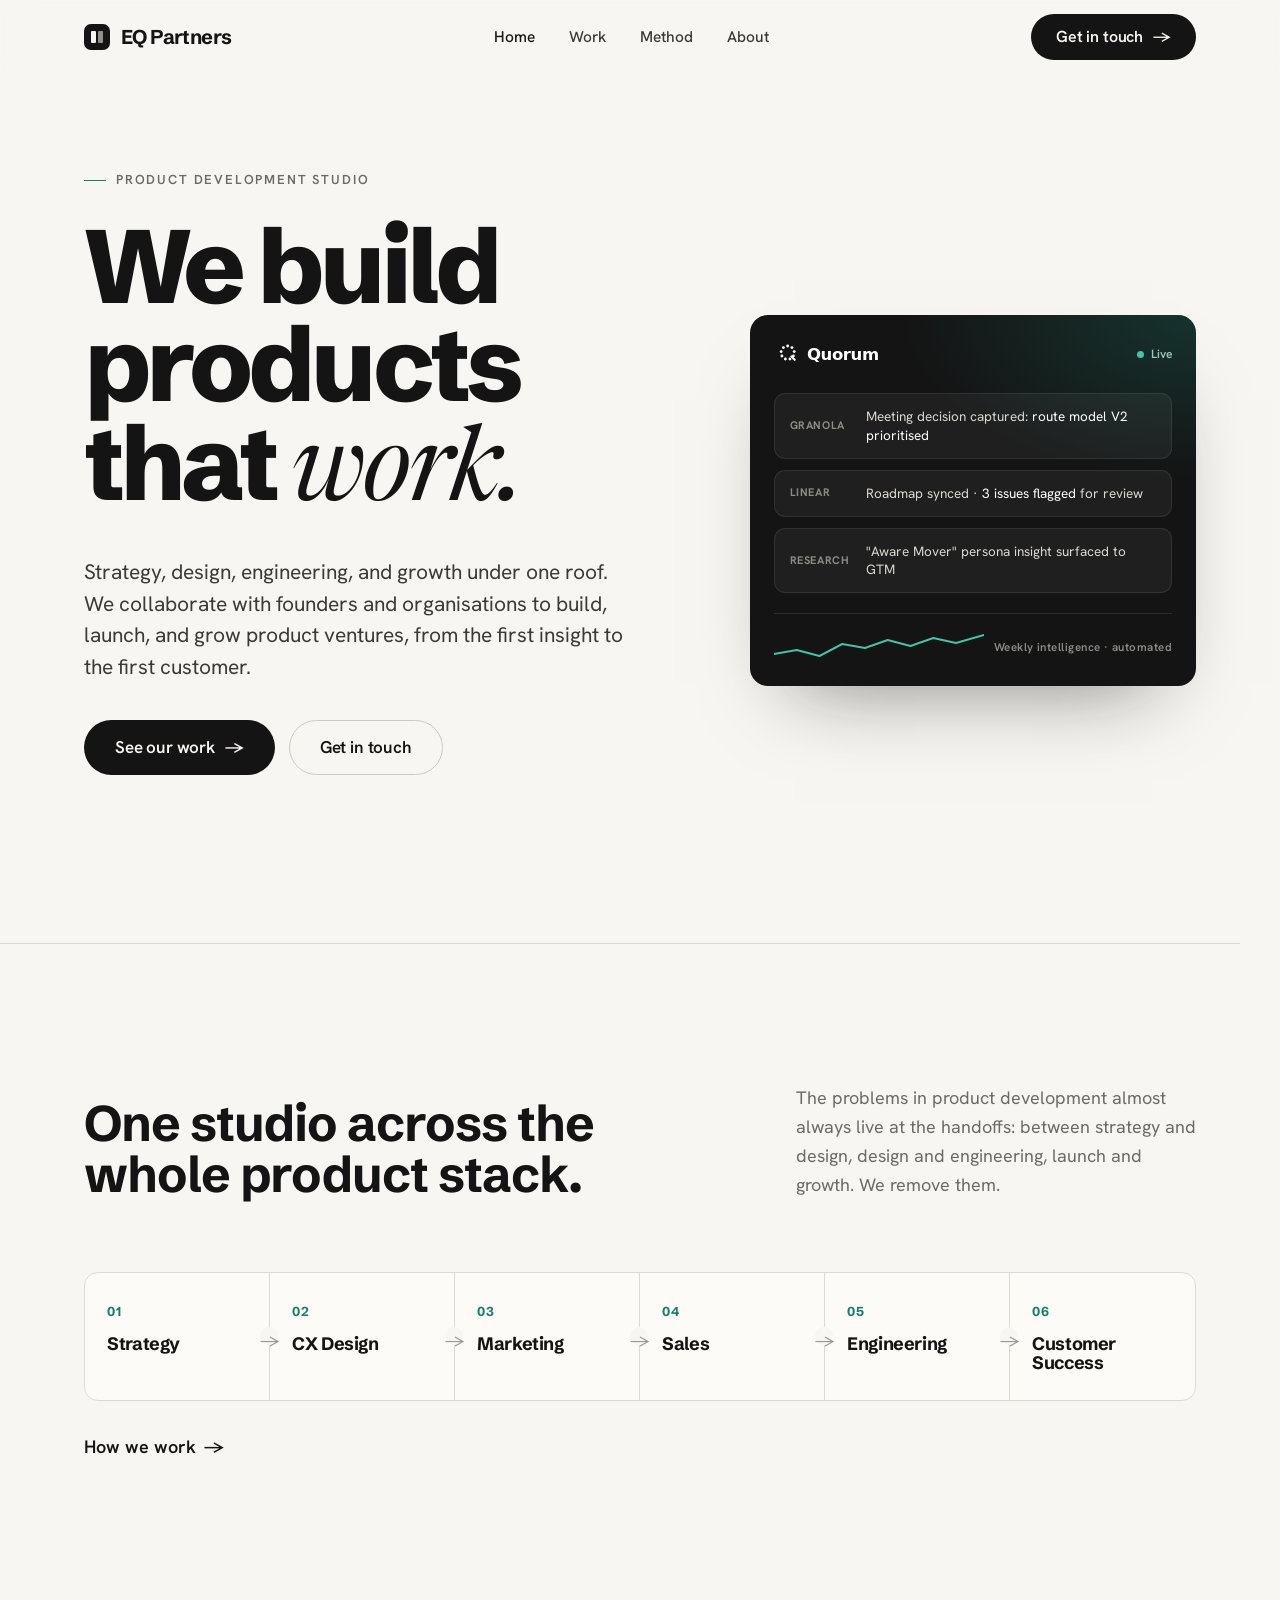
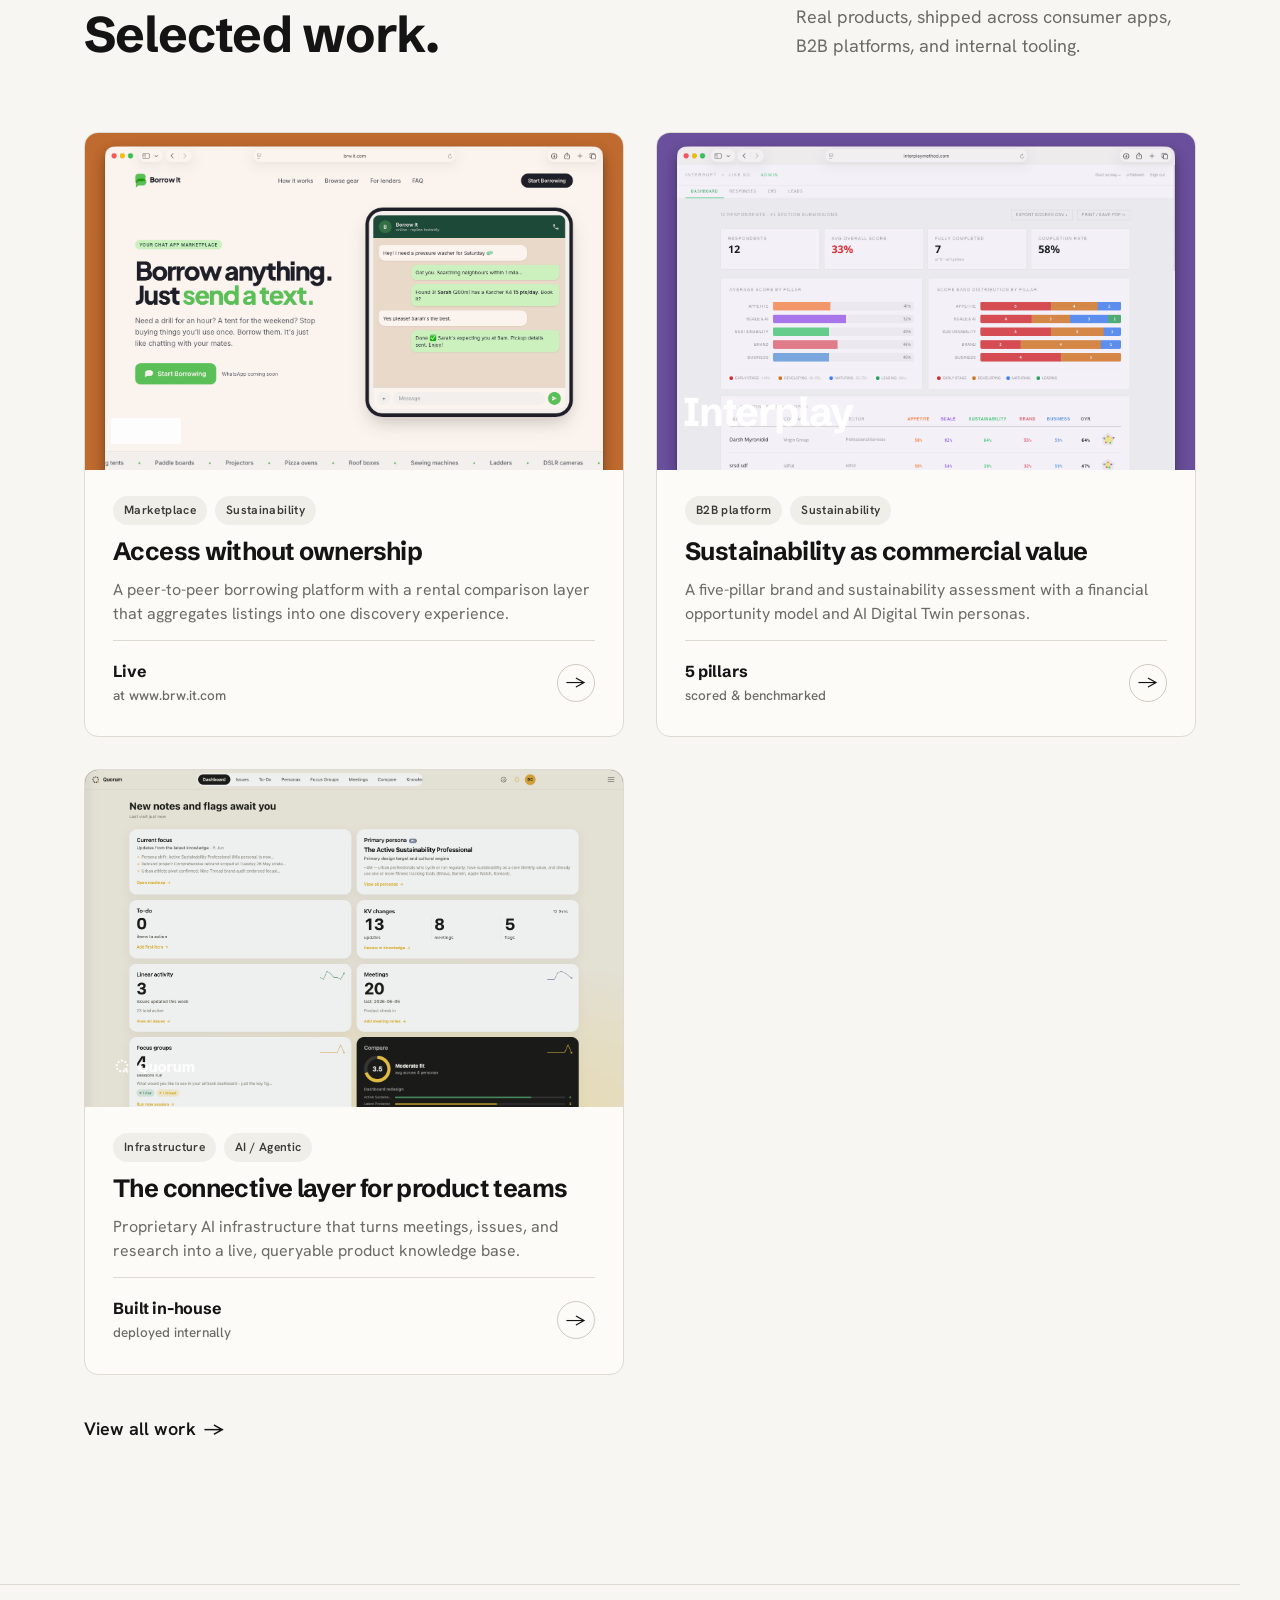
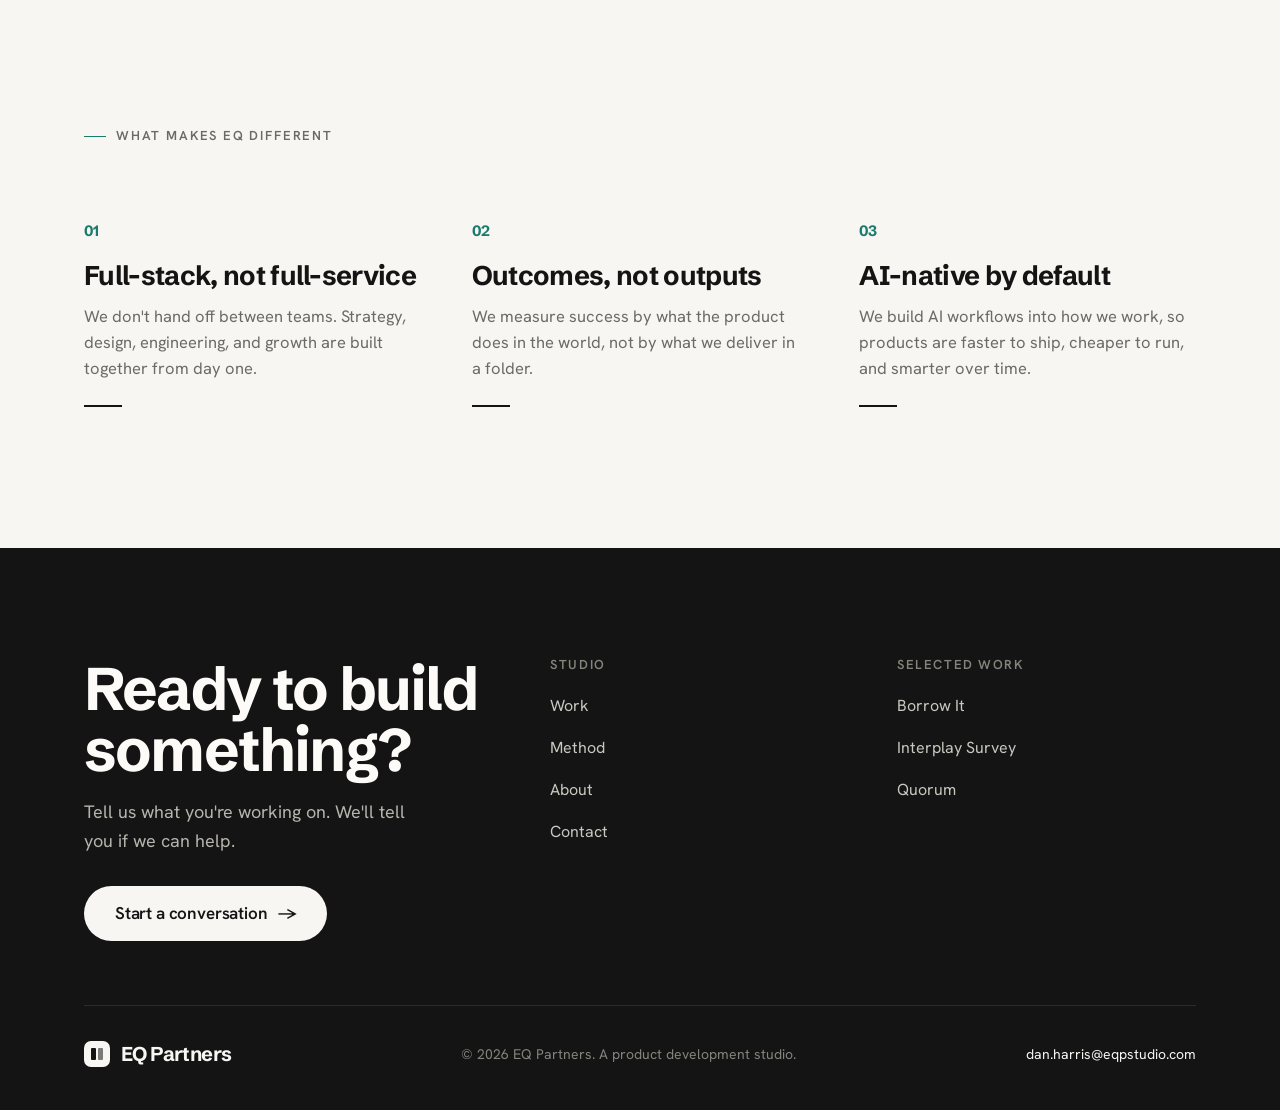
<file: EQ Partners/index.html>
<!DOCTYPE html>
<html lang="en">
<head>
<meta charset="UTF-8" />
<link rel="icon" type="image/svg+xml" href="favicon.svg" />
<meta name="viewport" content="width=device-width, initial-scale=1.0" />
<title>EQ Partners | Product Development Studio</title>
<meta name="description" content="EQ Partners is a product development studio. We collaborate with founders and organisations to build, launch, and grow product ventures, from the first insight to the first customer." />
<link rel="preconnect" href="https://fonts.googleapis.com" />
<link rel="preconnect" href="https://fonts.gstatic.com" crossorigin />
<link href="https://fonts.googleapis.com/css2?family=Schibsted+Grotesk:wght@400;500;600;700;800&family=Hanken+Grotesk:wght@400;500;600;700&family=Newsreader:ital,opsz,wght@1,6..72,400;1,6..72,500&display=swap" rel="stylesheet" />
<link rel="stylesheet" href="styles.css" />
<style>
/* ---------- HERO ---------- */
.hero { padding-top: clamp(40px, 7vw, 86px); padding-bottom: clamp(56px, 8vw, 104px); }
.hero-grid { display: grid; grid-template-columns: 1.32fr 1fr; gap: clamp(40px, 6vw, 88px); align-items: center; }
.hero h1 { font-size: clamp(46px, 8.2vw, 104px); font-weight: 800; letter-spacing: -0.045em; line-height: 0.95; margin: 26px 0 0; }
.hero h1 .em { font-family: var(--serif); font-style: italic; font-weight: 400; letter-spacing: -0.02em; }
.hero .sub { font-size: clamp(18px, 2.1vw, 21px); color: var(--ink-2); max-width: 46ch; margin-top: 30px; line-height: 1.5; }
.hero .cta-row { display: flex; gap: 14px; margin-top: 38px; flex-wrap: wrap; }
.hero .trust { margin-top: 42px; display: flex; align-items: center; gap: 14px; flex-wrap: wrap; font-size: 14.5px; color: var(--ink-3); }
.hero .trust .dot { width: 7px; height: 7px; border-radius: 50%; background: var(--accent); box-shadow: 0 0 0 4px var(--accent-soft); }
.hero .trust b { color: var(--ink-2); font-weight: 600; }

/* abstract Quorum panel */
.os-panel {
  background: var(--ink); color: var(--paper); border-radius: 18px;
  padding: 24px; box-shadow: 0 40px 80px -44px rgba(20,20,20,.55);
  position: relative; overflow: hidden;
}
.os-panel::after { content: ""; position: absolute; inset: 0; background: radial-gradient(120% 80% at 100% 0%, rgba(26,122,107,.30), transparent 55%); pointer-events: none; }
.os-head { display: flex; align-items: center; justify-content: space-between; position: relative; z-index: 1; }
.os-head .t { display: flex; align-items: center; gap: 9px; font-size: 13px; font-weight: 600; letter-spacing: .02em; }
.os-head .t .ic { width: 18px; height: 18px; border-radius: 5px; background: var(--accent); position: relative; }
.os-head .t .ic::before { content:""; position:absolute; inset:5px 4px; border-left:1.5px solid #fff; border-right:1.5px solid #fff; opacity:.85; }
.os-live { display: flex; align-items: center; gap: 7px; font-size: 12px; color: #9fc7bd; font-weight: 600; }
.os-live .pulse { width: 7px; height: 7px; border-radius: 50%; background: #46c2a8; box-shadow: 0 0 0 0 rgba(70,194,168,.6); animation: pulse 2.4s infinite; }
@keyframes pulse { 0%{box-shadow:0 0 0 0 rgba(70,194,168,.55)} 70%{box-shadow:0 0 0 8px rgba(70,194,168,0)} 100%{box-shadow:0 0 0 0 rgba(70,194,168,0)} }
.os-rows { margin-top: 22px; display: flex; flex-direction: column; gap: 11px; position: relative; z-index: 1; }
.os-row { display: flex; align-items: center; gap: 12px; padding: 13px 15px; background: rgba(255,255,255,.05); border: 1px solid rgba(255,255,255,.08); border-radius: 11px; }
.os-row .src { font-size: 11px; font-weight: 700; letter-spacing: .05em; color: #8c8c84; width: 64px; flex: none; text-transform: uppercase; }
.os-row .txt { font-size: 13.5px; color: #d8d7cf; line-height: 1.4; }
.os-row .txt em { font-style: normal; color: #fff; }
.os-foot { margin-top: 20px; padding-top: 18px; border-top: 1px solid rgba(255,255,255,.10); display: flex; align-items: center; gap: 10px; position: relative; z-index: 1; }
.os-spark { flex: 1; height: 30px; }
.os-foot .label { font-size: 11.5px; color: #8c8c84; font-weight: 600; letter-spacing: .04em; }

/* ---------- METHOD PREVIEW ---------- */
.pipeline { display: grid; grid-template-columns: repeat(6, 1fr); gap: 0; margin-top: 16px; border: 1px solid var(--line); border-radius: var(--radius); overflow: hidden; background: var(--white); }
.pipe-step { padding: 28px 22px; border-right: 1px solid var(--line); position: relative; transition: background .3s; }
.pipe-step:last-child { border-right: 0; }
.pipe-step:hover { background: var(--paper-2); }
.pipe-step .n { font-family: var(--display); font-size: 13px; font-weight: 700; color: var(--accent); letter-spacing: .04em; }
.pipe-step h4 { font-size: 18px; margin-top: 14px; letter-spacing: -0.02em; }
.pipe-step .arrow-c { position: absolute; right: -9px; top: 50%; transform: translateY(-50%); z-index: 2; width: 18px; height: 18px; border-radius: 50%; background: var(--paper); display: grid; place-items: center; color: var(--ink-4); }
.pipe-step:last-child .arrow-c { display: none; }

/* ---------- DIFFERENTIATORS ---------- */
.diffs { display: grid; grid-template-columns: repeat(3, 1fr); gap: clamp(28px, 4vw, 56px); }
.diff .dn { font-family: var(--display); font-weight: 700; font-size: 15px; color: var(--accent); }
.diff h3 { font-size: clamp(22px, 2.4vw, 27px); margin-top: 18px; letter-spacing: -0.025em; line-height: 1.1; }
.diff p { color: var(--ink-3); margin-top: 14px; font-size: 16.5px; line-height: 1.55; }
.diff .hr { height: 2px; width: 38px; background: var(--ink); margin-top: 24px; }

@media (max-width: 980px) {
  .hero-grid { grid-template-columns: 1fr; }
  .os-panel { max-width: 460px; }
  .pipeline { grid-template-columns: repeat(3, 1fr); }
  .pipe-step:nth-child(3) .arrow-c { display: none; }
  .pipe-step:nth-child(3n) { border-right: 0; }
  .diffs { grid-template-columns: 1fr; gap: 40px; }
}
@media (max-width: 560px) {
  .pipeline { grid-template-columns: repeat(2, 1fr); }
  .pipe-step:nth-child(2n) { border-right: 0; }
  .pipe-step .arrow-c { display: none; }
}
</style>
</head>
<body>

<!-- ============ HEADER ============ -->
<header class="site-header">
  <nav class="nav wrap">
    <a class="brand" href="index.html" aria-label="EQ Partners home">
      <span class="mark" aria-hidden="true"></span> EQ Partners
    </a>
    <div class="nav-links">
      <a class="navitem active" href="index.html">Home</a>
      <a class="navitem" href="work.html">Work</a>
      <a class="navitem" href="method.html">Method</a>
      <a class="navitem" href="about.html">About</a>
    </div>
    <div class="nav-right">
      <a class="btn btn-primary" href="contact.html">Get in touch <span class="arrow">→</span></a>
      <button class="nav-toggle" aria-label="Toggle menu"><span></span></button>
    </div>
  </nav>
</header>

<main>

<!-- ============ HERO ============ -->
<section class="hero wrap" data-screen-label="Home — Hero">
  <div class="hero-grid">
    <div class="hero-copy">
      <span class="eyebrow reveal">Product Development Studio</span>
      <h1 class="reveal" data-delay="1">We build products that <span class="em">work.</span></h1>
      <p class="sub reveal" data-delay="2">Strategy, design, engineering, and growth under one roof. We collaborate with founders and organisations to build, launch, and grow product ventures, from the first insight to the first customer.</p>
      <div class="cta-row reveal" data-delay="3">
        <a class="btn btn-primary btn-lg" href="work.html">See our work <span class="arrow">→</span></a>
        <a class="btn btn-ghost btn-lg" href="contact.html">Get in touch</a>
      </div>
      <div class="trust reveal" data-delay="4">
        <span class="dot"></span>
        <span>Selected work: <b>Borrow It · Interplay · Quorum</b></span>
      </div>
    </div>

    <div class="hero-visual reveal" data-delay="2">
      <div class="os-panel" aria-hidden="true">
        <div class="os-head">
          <div class="t"><img src="logo-quorum.svg" alt="Quorum" style="height:32px;width:auto;filter:brightness(0) invert(1);vertical-align:middle;" /></div>
          <div class="os-live"><span class="pulse"></span> Live</div>
        </div>
        <div class="os-rows">
          <div class="os-row"><span class="src">Granola</span><span class="txt">Meeting decision captured: <em>route model V2 prioritised</em></span></div>
          <div class="os-row"><span class="src">Linear</span><span class="txt">Roadmap synced · <em>3 issues flagged</em> for review</span></div>
          <div class="os-row"><span class="src">Research</span><span class="txt">"Aware Mover" persona insight surfaced to GTM</span></div>
        </div>
        <div class="os-foot">
          <svg class="os-spark" viewBox="0 0 240 30" preserveAspectRatio="none">
            <polyline fill="none" stroke="#46c2a8" stroke-width="2" stroke-linecap="round" stroke-linejoin="round"
              points="0,22 26,18 52,24 78,12 104,16 130,8 156,14 182,6 208,11 240,3" />
          </svg>
          <span class="label">Weekly intelligence · automated</span>
        </div>
      </div>
    </div>
  </div>
</section>

<hr class="divider wrap" style="max-width:var(--maxw)" />

<!-- ============ METHOD PREVIEW ============ -->
<section class="section wrap" data-screen-label="Home — Method">
  <div class="sec-head">
    <h2 class="reveal">One studio across the whole product stack.</h2>
    <p class="lead reveal" data-delay="1">The problems in product development almost always live at the handoffs: between strategy and design, design and engineering, launch and growth. We remove them.</p>
  </div>
  <div class="pipeline reveal" data-delay="1">
    <div class="pipe-step"><div class="n">01</div><h4>Strategy</h4><div class="arrow-c">→</div></div>
    <div class="pipe-step"><div class="n">02</div><h4>CX Design</h4><div class="arrow-c">→</div></div>
    <div class="pipe-step"><div class="n">03</div><h4>Marketing</h4><div class="arrow-c">→</div></div>
    <div class="pipe-step"><div class="n">04</div><h4>Sales</h4><div class="arrow-c">→</div></div>
    <div class="pipe-step"><div class="n">05</div><h4>Engineering</h4><div class="arrow-c">→</div></div>
    <div class="pipe-step"><div class="n">06</div><h4>Customer Success</h4></div>
  </div>
  <div style="margin-top:32px" class="reveal"><a class="tlink" href="method.html">How we work <span class="arrow">→</span></a></div>
</section>

<!-- ============ SELECTED WORK ============ -->
<section class="section wrap" style="padding-top:0" data-screen-label="Home — Work">
  <div class="sec-head">
    <h2 class="reveal">Selected work.</h2>
    <p class="lead reveal" data-delay="1">Real products, shipped across consumer apps, B2B platforms, and internal tooling.</p>
  </div>
  <div class="work-grid">


    <a class="work-card reveal" href="work.html" style="--prod:var(--borrow)" data-delay="2">
      <div class="work-thumb">
        <img class="thumb-img" src="Borrowitlanding.png" alt="Borrow It product screen" />
        <img class="wm-logo" src="BorrowitLU.png" alt="Borrow It" />
      </div>
      <div class="work-body">
        <div class="work-tags"><span class="tag">Marketplace</span><span class="tag">Sustainability</span></div>
        <h3>Access without ownership</h3>
        <p class="desc">A peer-to-peer borrowing platform with a rental comparison layer that aggregates listings into one discovery experience.</p>
        <div class="work-foot">
          <span class="work-metric">Live<span>at www.brw.it.com</span></span>
          <span class="go">→</span>
        </div>
      </div>
    </a>

    <a class="work-card reveal" href="work.html" style="--prod:var(--interplay)" data-delay="1">
      <div class="work-thumb">
        <img class="thumb-img" src="InterplayDashboard.png" alt="Interplay dashboard" />
        <span class="wm">Interplay</span>
      </div>
      <div class="work-body">
        <div class="work-tags"><span class="tag">B2B platform</span><span class="tag">Sustainability</span></div>
        <h3>Sustainability as commercial value</h3>
        <p class="desc">A five-pillar brand and sustainability assessment with a financial opportunity model and AI Digital Twin personas.</p>
        <div class="work-foot">
          <span class="work-metric">5 pillars<span>scored &amp; benchmarked</span></span>
          <span class="go">→</span>
        </div>
      </div>
    </a>

    <a class="work-card reveal" href="work.html" style="--prod:var(--os)" data-delay="2">
      <div class="work-thumb">
        <img class="thumb-img" src="QuorumScreen.png" alt="Quorum dashboard" />
        <img class="wm-logo" src="logo-quorum.svg" alt="Quorum" />
      </div>
      <div class="work-body">
        <div class="work-tags"><span class="tag">Infrastructure</span><span class="tag">AI / Agentic</span></div>
        <h3>The connective layer for product teams</h3>
        <p class="desc">Proprietary AI infrastructure that turns meetings, issues, and research into a live, queryable product knowledge base.</p>
        <div class="work-foot">
          <span class="work-metric">Built in-house<span>deployed internally</span></span>
          <span class="go">→</span>
        </div>
      </div>
    </a>

  </div>
  <div style="margin-top:40px" class="reveal"><a class="tlink" href="work.html">View all work <span class="arrow">→</span></a></div>
</section>

<hr class="divider wrap" style="max-width:var(--maxw)" />

<!-- ============ DIFFERENTIATORS ============ -->
<section class="section wrap" data-screen-label="Home — Differentiators">
  <div class="sec-head">
    <span class="eyebrow reveal">What makes EQ different</span>
  </div>
  <div class="diffs">
    <div class="diff reveal" data-delay="1">
      <div class="dn">01</div>
      <h3>Full-stack, not full-service</h3>
      <p>We don't hand off between teams. Strategy, design, engineering, and growth are built together from day one.</p>
      <div class="hr"></div>
    </div>
    <div class="diff reveal" data-delay="2">
      <div class="dn">02</div>
      <h3>Outcomes, not outputs</h3>
      <p>We measure success by what the product does in the world, not by what we deliver in a folder.</p>
      <div class="hr"></div>
    </div>
    <div class="diff reveal" data-delay="3">
      <div class="dn">03</div>
      <h3>AI-native by default</h3>
      <p>We build AI workflows into how we work, so products are faster to ship, cheaper to run, and smarter over time.</p>
      <div class="hr"></div>
    </div>
  </div>
</section>

</main>

<!-- ============ FOOTER ============ -->
<footer class="site-footer">
  <div class="wrap">
    <div class="footer-top">
      <div class="footer-cta">
        <h2>Ready to build something?</h2>
        <p>Tell us what you're working on. We'll tell you if we can help.</p>
        <a class="btn btn-primary btn-lg" href="contact.html">Start a conversation <span class="arrow">→</span></a>
      </div>
      <div class="footer-col">
        <h4>Studio</h4>
        <ul>
          <li><a href="work.html">Work</a></li>
          <li><a href="method.html">Method</a></li>
          <li><a href="about.html">About</a></li>
          <li><a href="contact.html">Contact</a></li>
        </ul>
      </div>
      <div class="footer-col">
        <h4>Selected work</h4>
        <ul>

          <li><a href="work.html">Borrow It</a></li>
          <li><a href="work.html">Interplay Survey</a></li>
          <li><a href="work.html">Quorum</a></li>
        </ul>
      </div>
    </div>
    <div class="footer-bottom">
      <a class="brand" href="index.html"><span class="mark" aria-hidden="true"></span> EQ Partners</a>
      <span>© 2026 EQ Partners. A product development studio.</span>
      <a href="mailto:dan.harris@eqpstudio.com">dan.harris@eqpstudio.com</a>
    </div>
  </div>
</footer>

<script src="site.js"></script>
</body>
</html>
</file>
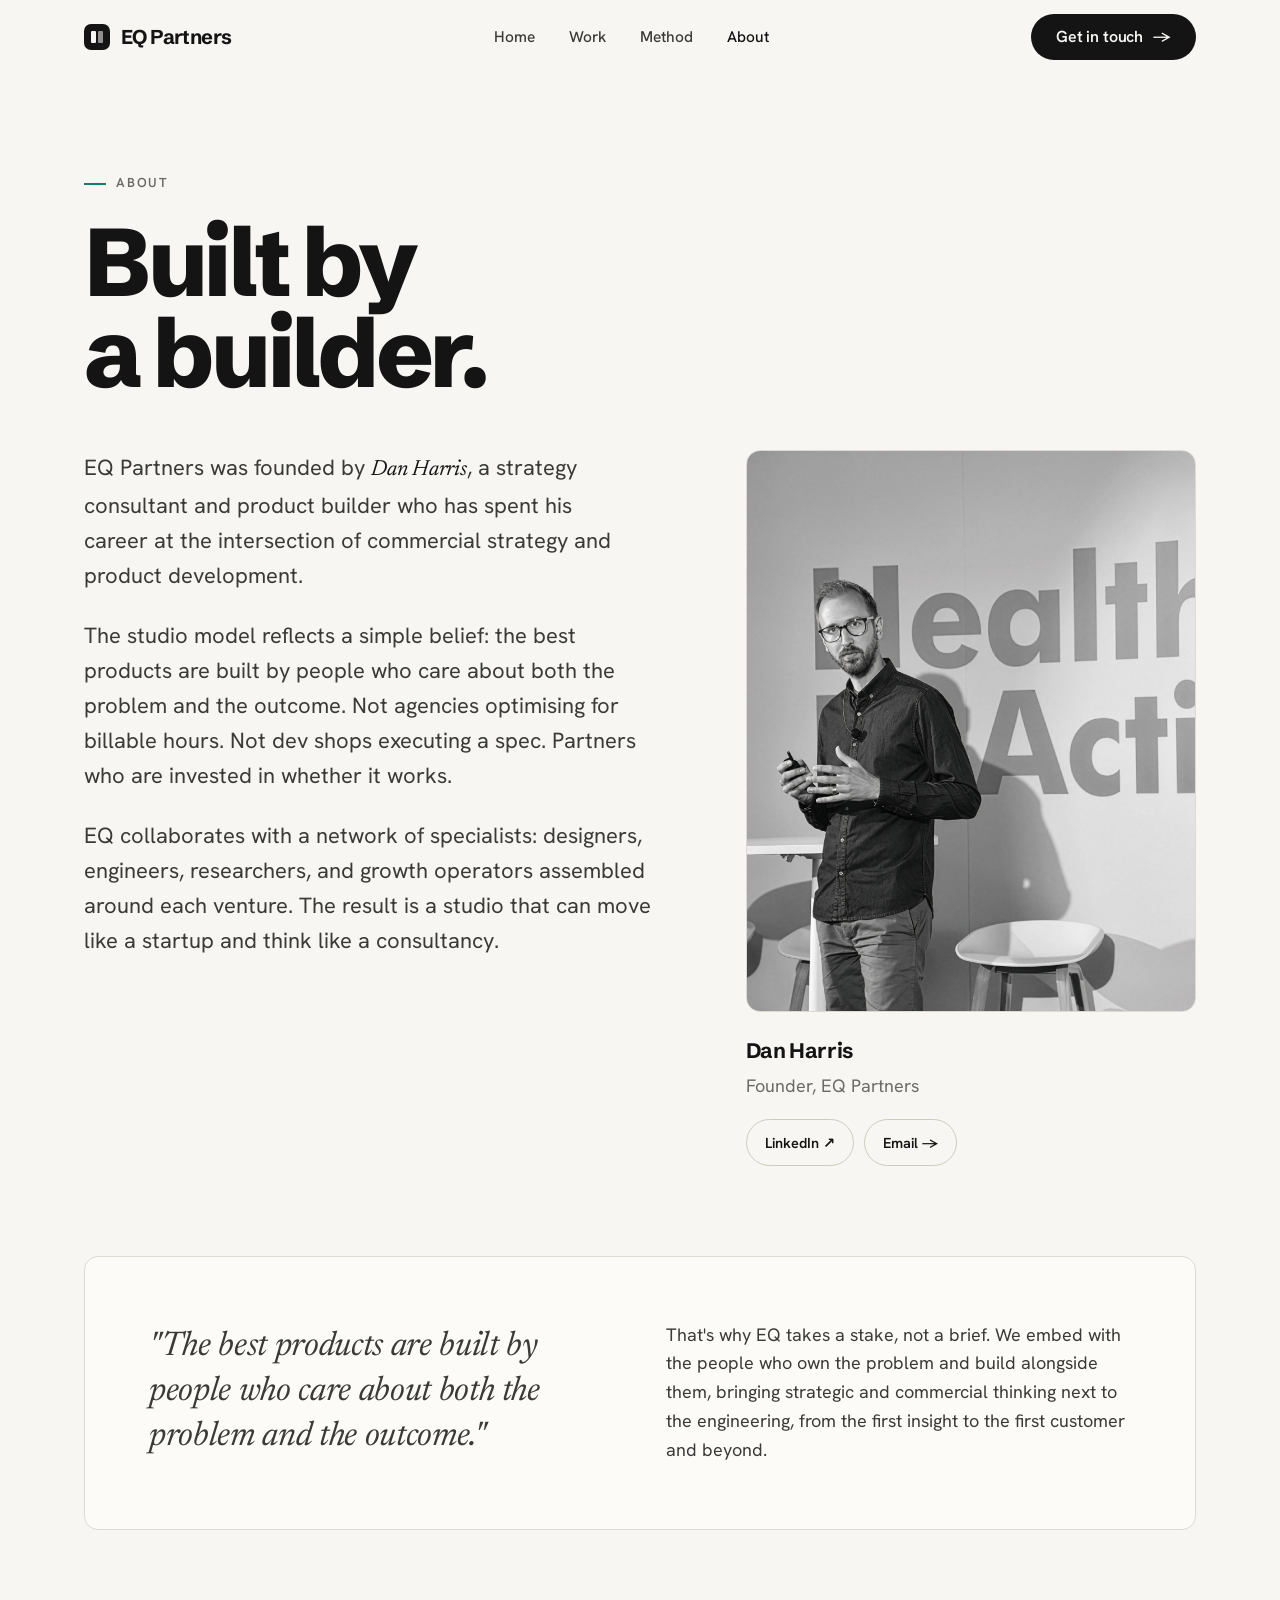
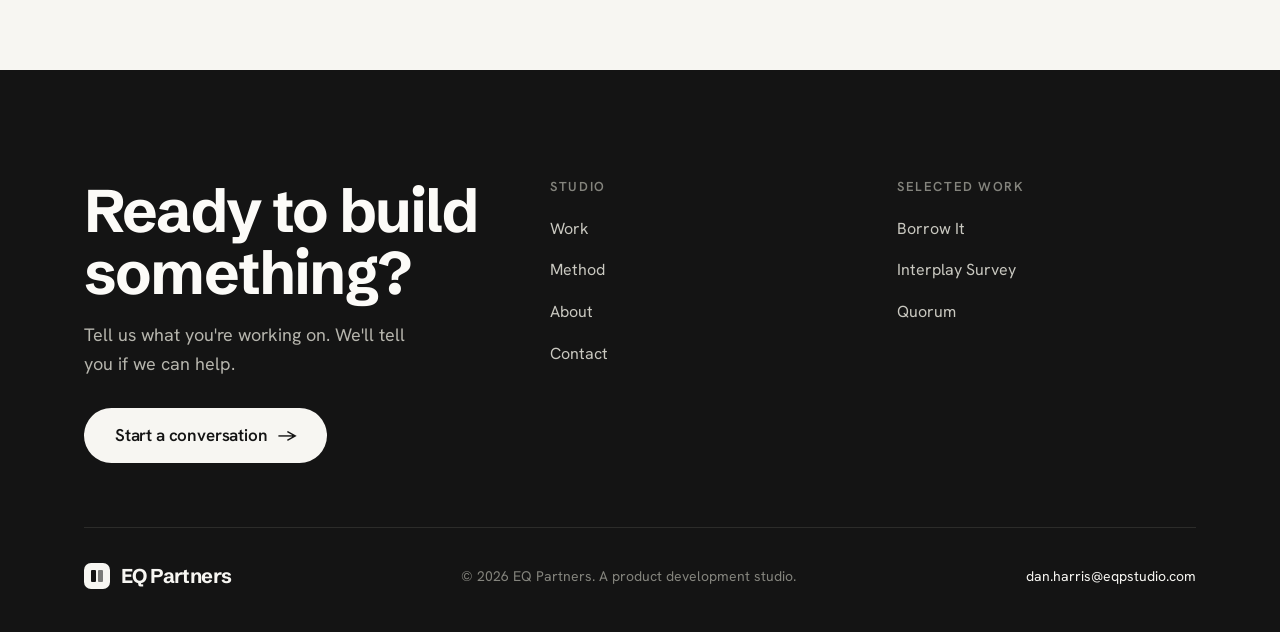
<file: EQ Partners/about.html>
<!DOCTYPE html>
<html lang="en">
<head>
<meta charset="UTF-8" />
<link rel="icon" type="image/svg+xml" href="favicon.svg" />
<meta name="viewport" content="width=device-width, initial-scale=1.0" />
<title>About | EQ Partners</title>
<meta name="description" content="EQ Partners was founded by Dan Harris, a strategy consultant and product builder working at the intersection of commercial strategy and product development." />
<link rel="preconnect" href="https://fonts.googleapis.com" />
<link rel="preconnect" href="https://fonts.gstatic.com" crossorigin />
<link href="https://fonts.googleapis.com/css2?family=Schibsted+Grotesk:wght@400;500;600;700;800&family=Hanken+Grotesk:wght@400;500;600;700&family=Newsreader:ital,opsz,wght@1,6..72,400;1,6..72,500&display=swap" rel="stylesheet" />
<link rel="stylesheet" href="styles.css" />
<style>
.page-hero { padding-top: clamp(48px, 7vw, 92px); padding-bottom: clamp(36px, 4vw, 52px); }
.page-hero h1 { font-size: clamp(44px, 7.5vw, 96px); font-weight: 800; letter-spacing: -0.045em; line-height: .95; margin-top: 22px; max-width: 12ch; }

.about-grid { display: grid; grid-template-columns: 1.3fr 1fr; gap: clamp(40px, 6vw, 80px); align-items: start; }
.about-copy p { font-size: clamp(19px, 2.1vw, 22px); color: var(--ink-2); line-height: 1.6; margin-bottom: 24px; max-width: 58ch; }
.about-copy p .serif-em { color: var(--ink); }
.about-copy p:last-child { margin-bottom: 0; }

.dan-card { position: sticky; top: 100px; }
.dan-photo { aspect-ratio: 4/5; border-radius: var(--radius); border: 1px solid var(--line); position: relative; overflow: hidden; }
.dan-photo img { width: 100%; height: 100%; object-fit: cover; object-position: center 15%; display: block; transition: transform .6s ease; }
.dan-photo:hover img { transform: scale(1.03); }
.dan-name { font-family: var(--display); font-weight: 700; font-size: 21px; letter-spacing: -0.02em; margin-top: 22px; }
.dan-role { color: var(--ink-3); margin-top: 4px; }
.dan-links { display: flex; gap: 10px; margin-top: 18px; }
.dan-links a { display: inline-flex; align-items: center; gap: 8px; padding: 11px 18px; border-radius: 100px; border: 1.5px solid var(--line-2); font-weight: 600; font-size: 14.5px; transition: .2s; }
.dan-links a:hover { border-color: var(--ink); }

.belief { background: var(--white); border: 1px solid var(--line); border-radius: var(--radius); padding: clamp(36px, 5vw, 64px); display: grid; grid-template-columns: 1fr 1fr; gap: clamp(24px,4vw,56px); align-items: center; }
.belief .q { font-family: var(--serif); font-style: italic; font-weight: 400; font-size: clamp(24px, 3.2vw, 34px); line-height: 1.32; letter-spacing: -0.01em; }
.belief p { color: var(--ink-2); font-size: 18px; line-height: 1.6; }
@media (max-width: 860px) {
  .about-grid { grid-template-columns: 1fr; }
  .dan-card { position: static; }
  .dan-photo { max-width: 360px; }
  .belief { grid-template-columns: 1fr; }
}
</style>
</head>
<body>

<header class="site-header">
  <nav class="nav wrap">
    <a class="brand" href="index.html" aria-label="EQ Partners home"><span class="mark" aria-hidden="true"></span> EQ Partners</a>
    <div class="nav-links">
      <a class="navitem" href="index.html">Home</a>
      <a class="navitem" href="work.html">Work</a>
      <a class="navitem" href="method.html">Method</a>
      <a class="navitem active" href="about.html">About</a>
    </div>
    <div class="nav-right">
      <a class="btn btn-primary" href="contact.html">Get in touch <span class="arrow">→</span></a>
      <button class="nav-toggle" aria-label="Toggle menu"><span></span></button>
    </div>
  </nav>
</header>

<main data-screen-label="About">

<section class="page-hero wrap">
  <span class="eyebrow reveal">About</span>
  <h1 class="reveal" data-delay="1">Built by a builder.</h1>
</section>

<section class="wrap" style="padding-bottom: clamp(56px,7vw,96px)">
  <div class="about-grid">
    <div class="about-copy reveal">
      <p>EQ Partners was founded by <span class="serif-em">Dan Harris</span>, a strategy consultant and product builder who has spent his career at the intersection of commercial strategy and product development.</p>
      <p>The studio model reflects a simple belief: the best products are built by people who care about both the problem and the outcome. Not agencies optimising for billable hours. Not dev shops executing a spec. Partners who are invested in whether it works.</p>
      <p>EQ collaborates with a network of specialists: designers, engineers, researchers, and growth operators assembled around each venture. The result is a studio that can move like a startup and think like a consultancy.</p>
    </div>

    <aside class="dan-card reveal" data-delay="1">
      <div class="dan-photo"><img src="DanHarrisCannes.jpg" alt="Dan Harris, Founder of EQ Partners" /></div>
      <div class="dan-name">Dan Harris</div>
      <div class="dan-role">Founder, EQ Partners</div>
      <div class="dan-links">
        <a href="#" aria-label="Dan Harris on LinkedIn">LinkedIn ↗</a>
        <a href="mailto:dan.harris@eqpstudio.com">Email →</a>
      </div>
    </aside>
  </div>
</section>

<section class="section wrap" style="padding-top:0">
  <div class="belief reveal">
    <p class="q">"The best products are built by people who care about both the problem and the outcome."</p>
    <p>That's why EQ takes a stake, not a brief. We embed with the people who own the problem and build alongside them, bringing strategic and commercial thinking next to the engineering, from the first insight to the first customer and beyond.</p>
  </div>
</section>

</main>

<footer class="site-footer">
  <div class="wrap">
    <div class="footer-top">
      <div class="footer-cta">
        <h2>Ready to build something?</h2>
        <p>Tell us what you're working on. We'll tell you if we can help.</p>
        <a class="btn btn-primary btn-lg" href="contact.html">Start a conversation <span class="arrow">→</span></a>
      </div>
      <div class="footer-col">
        <h4>Studio</h4>
        <ul>
          <li><a href="work.html">Work</a></li>
          <li><a href="method.html">Method</a></li>
          <li><a href="about.html">About</a></li>
          <li><a href="contact.html">Contact</a></li>
        </ul>
      </div>
      <div class="footer-col">
        <h4>Selected work</h4>
        <ul>

          <li><a href="work.html">Borrow It</a></li>
          <li><a href="work.html">Interplay Survey</a></li>
          <li><a href="work.html">Quorum</a></li>
        </ul>
      </div>
    </div>
    <div class="footer-bottom">
      <a class="brand" href="index.html"><span class="mark" aria-hidden="true"></span> EQ Partners</a>
      <span>© 2026 EQ Partners. A product development studio.</span>
      <a href="mailto:dan.harris@eqpstudio.com">dan.harris@eqpstudio.com</a>
    </div>
  </div>
</footer>

<script src="site.js"></script>
</body>
</html>
</file>
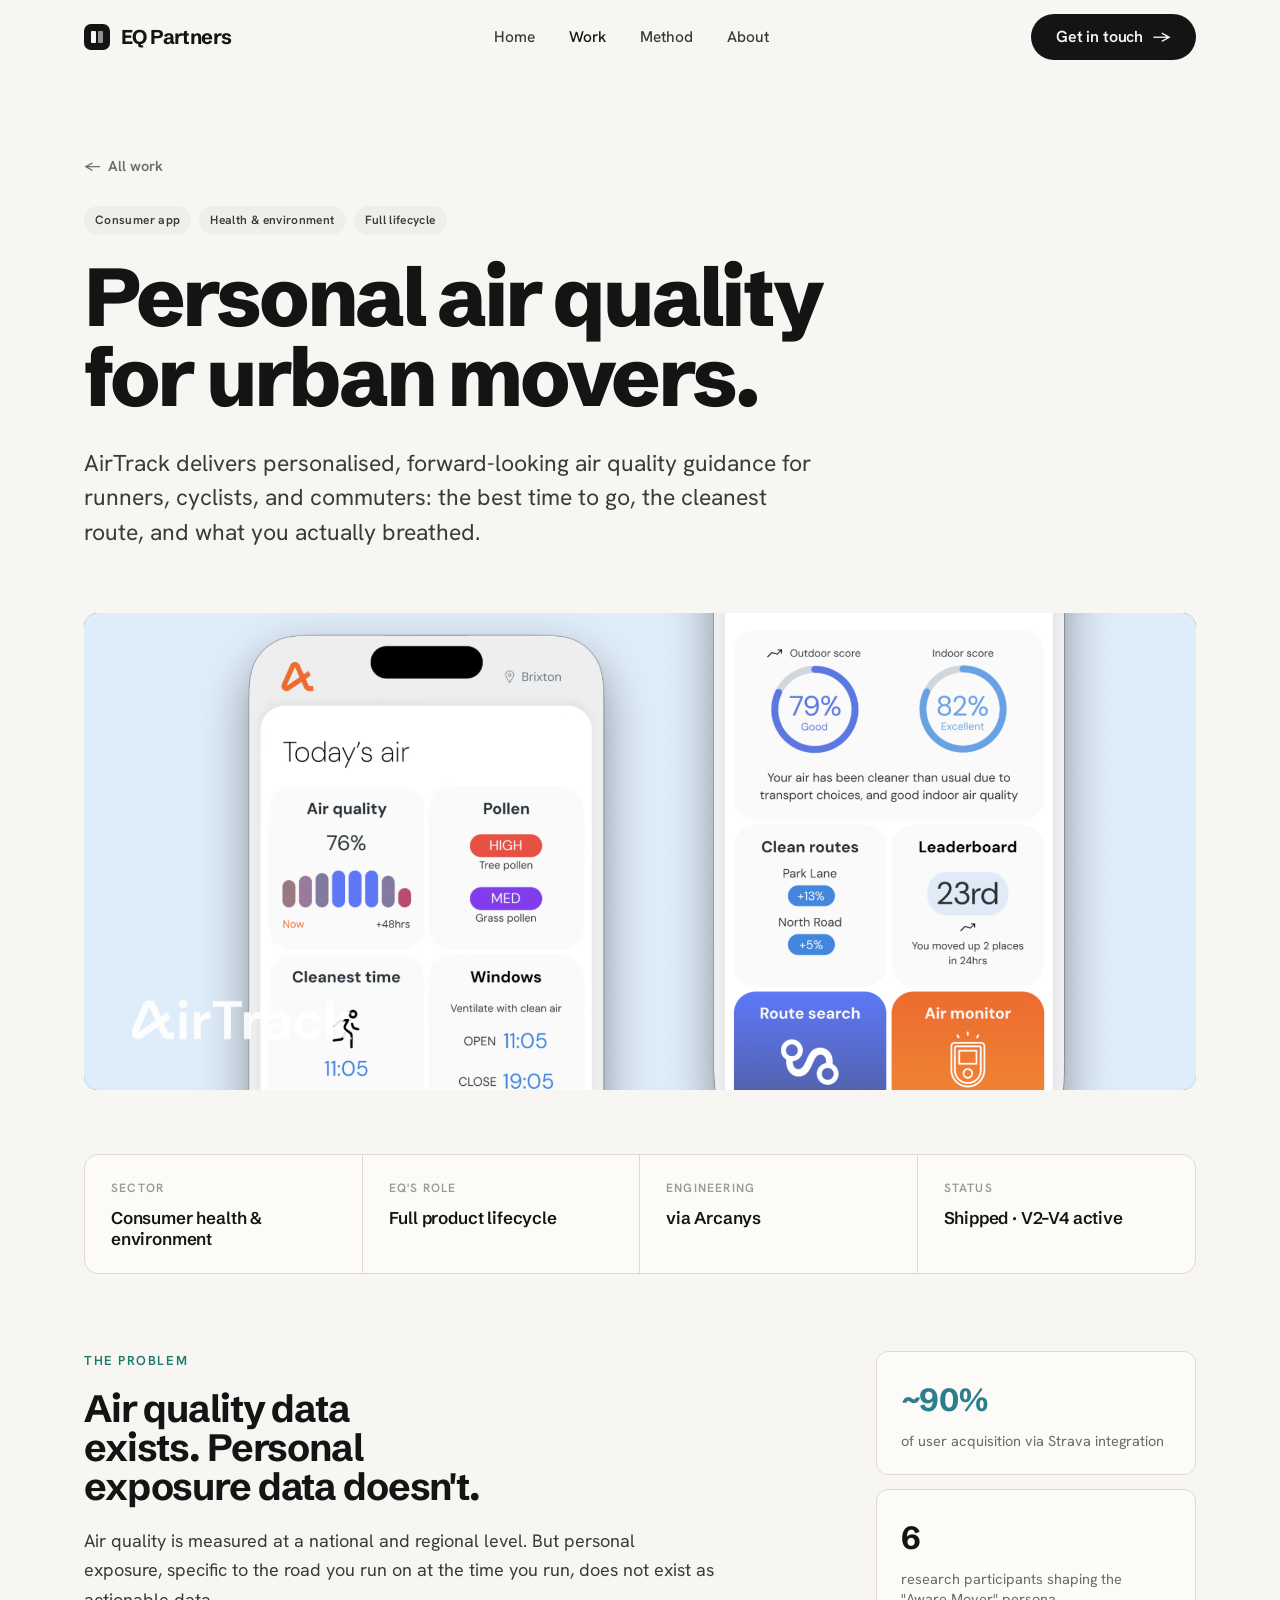
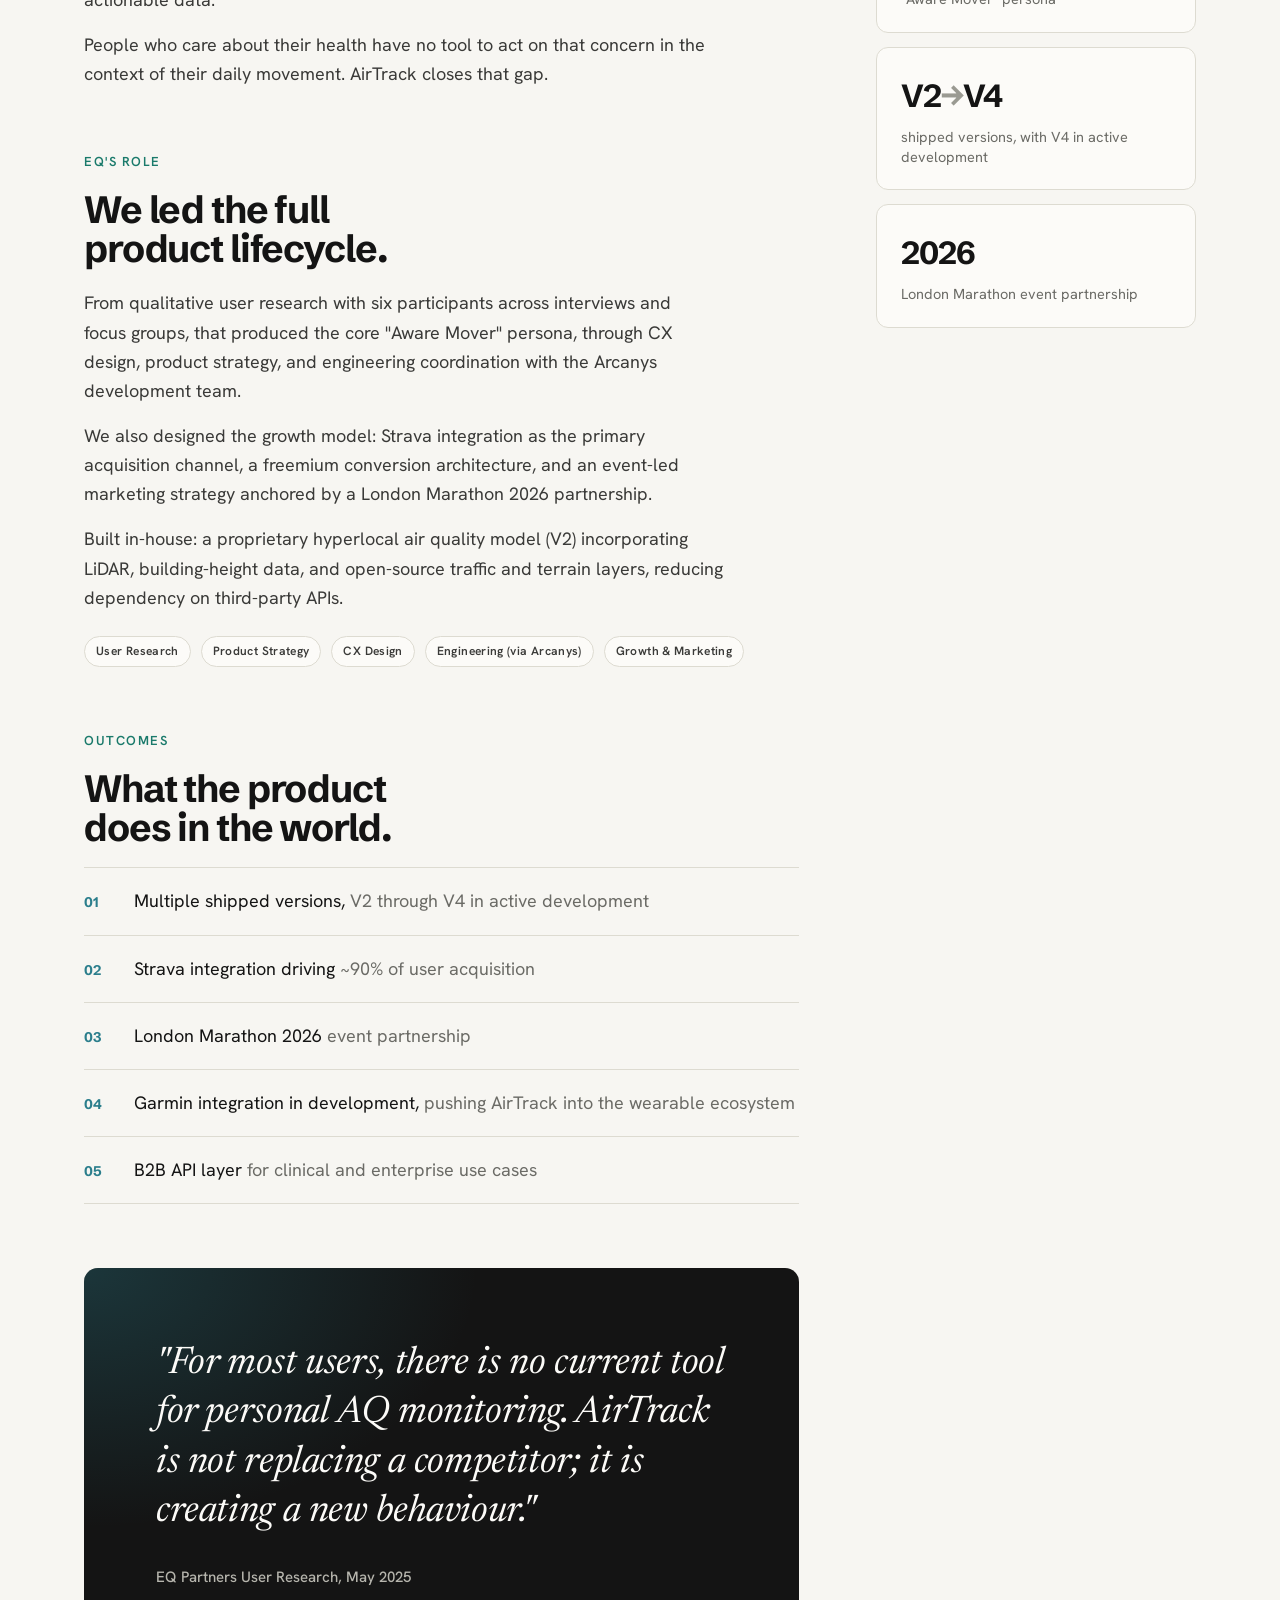
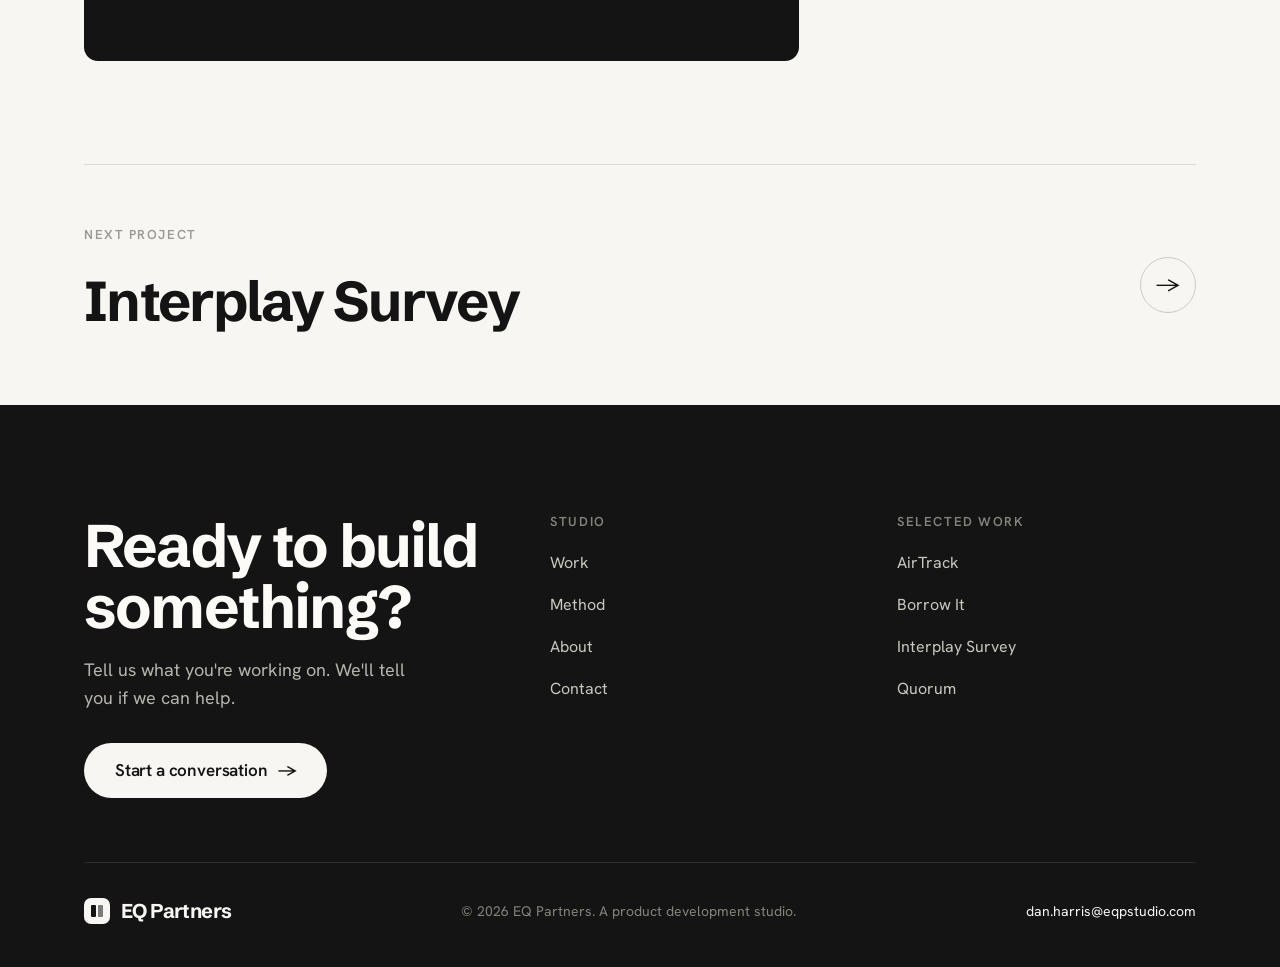
<file: EQ Partners/airtrack.html>
<!DOCTYPE html>
<html lang="en">
<head>
<meta charset="UTF-8" />
<link rel="icon" type="image/svg+xml" href="favicon.svg" />
<meta name="viewport" content="width=device-width, initial-scale=1.0" />
<title>AirTrack | EQ Partners</title>
<meta name="description" content="AirTrack is a personal air quality app for urban movers. EQ Partners led the full product lifecycle, from research to a proprietary hyperlocal air quality model." />
<link rel="preconnect" href="https://fonts.googleapis.com" />
<link rel="preconnect" href="https://fonts.gstatic.com" crossorigin />
<link href="https://fonts.googleapis.com/css2?family=Schibsted+Grotesk:wght@400;500;600;700;800&family=Hanken+Grotesk:wght@400;500;600;700&family=Newsreader:ital,opsz,wght@1,6..72,400;1,6..72,500&display=swap" rel="stylesheet" />
<link rel="stylesheet" href="styles.css" />
<style>
:root { --prod: var(--airtrack); }
</style>
</head>
<body>

<header class="site-header">
  <nav class="nav wrap">
    <a class="brand" href="index.html" aria-label="EQ Partners home"><span class="mark" aria-hidden="true"></span> EQ Partners</a>
    <div class="nav-links">
      <a class="navitem" href="index.html">Home</a>
      <a class="navitem active" href="work.html">Work</a>
      <a class="navitem" href="method.html">Method</a>
      <a class="navitem" href="about.html">About</a>
    </div>
    <div class="nav-right">
      <a class="btn btn-primary" href="contact.html">Get in touch <span class="arrow">→</span></a>
      <button class="nav-toggle" aria-label="Toggle menu"><span></span></button>
    </div>
  </nav>
</header>

<main data-screen-label="Case study — AirTrack">

<!-- HERO -->
<section class="cs-hero wrap">
  <a class="cs-back reveal" href="work.html"><span class="arrow">←</span> All work</a>
  <div class="cs-tags reveal" data-delay="1">
    <span class="tag">Consumer app</span><span class="tag">Health &amp; environment</span><span class="tag">Full lifecycle</span>
  </div>
  <h1 class="reveal" data-delay="1">Personal air quality for urban movers.</h1>
  <p class="lede reveal" data-delay="2">AirTrack delivers personalised, forward-looking air quality guidance for runners, cyclists, and commuters: the best time to go, the cleanest route, and what you actually breathed.</p>

  <div class="cs-banner reveal" data-delay="2">
    <img class="thumb-img" src="AirtrackScreens.svg" alt="AirTrack product screens" />
    <img class="wm-logo" src="airtrack-logo-orange.svg" alt="AirTrack" />
  </div>
</section>

<!-- META -->
<section class="wrap" style="padding-bottom: clamp(48px,6vw,80px)">
  <div class="cs-meta reveal">
    <div class="m"><div class="k">Sector</div><div class="v">Consumer health &amp; environment</div></div>
    <div class="m"><div class="k">EQ's role</div><div class="v">Full product lifecycle</div></div>
    <div class="m"><div class="k">Engineering</div><div class="v">via Arcanys</div></div>
    <div class="m"><div class="k">Status</div><div class="v">Shipped · V2–V4 active</div></div>
  </div>
</section>

<!-- BODY -->
<section class="wrap" style="padding-bottom: clamp(64px,8vw,120px)">
  <div class="cs-body">
    <div class="cs-main">

      <div class="cs-block reveal">
        <div class="label">The problem</div>
        <h2>Air quality data exists. Personal exposure data doesn't.</h2>
        <p>Air quality is measured at a national and regional level. But personal exposure, specific to the road you run on at the time you run, does not exist as actionable data.</p>
        <p>People who care about their health have no tool to act on that concern in the context of their daily movement. AirTrack closes that gap.</p>
      </div>

      <div class="cs-block reveal">
        <div class="label">EQ's role</div>
        <h2>We led the full product lifecycle.</h2>
        <p>From qualitative user research with six participants across interviews and focus groups, that produced the core "Aware Mover" persona, through CX design, product strategy, and engineering coordination with the Arcanys development team.</p>
        <p>We also designed the growth model: Strava integration as the primary acquisition channel, a freemium conversion architecture, and an event-led marketing strategy anchored by a London Marathon 2026 partnership.</p>
        <p>Built in-house: a proprietary hyperlocal air quality model (V2) incorporating LiDAR, building-height data, and open-source traffic and terrain layers, reducing dependency on third-party APIs.</p>
        <div class="cs-disc">
          <span class="tag">User Research</span>
          <span class="tag">Product Strategy</span>
          <span class="tag">CX Design</span>
          <span class="tag">Engineering (via Arcanys)</span>
          <span class="tag">Growth &amp; Marketing</span>
        </div>
      </div>

      <div class="cs-block reveal">
        <div class="label">Outcomes</div>
        <h2>What the product does in the world.</h2>
        <ul class="outcomes">
          <li><span class="on">01</span><span class="ot">Multiple shipped versions, <span>V2 through V4 in active development</span></span></li>
          <li><span class="on">02</span><span class="ot">Strava integration driving <span>~90% of user acquisition</span></span></li>
          <li><span class="on">03</span><span class="ot">London Marathon 2026 <span>event partnership</span></span></li>
          <li><span class="on">04</span><span class="ot">Garmin integration in development, <span>pushing AirTrack into the wearable ecosystem</span></span></li>
          <li><span class="on">05</span><span class="ot">B2B API layer <span>for clinical and enterprise use cases</span></span></li>
        </ul>
      </div>

      <div class="cs-block reveal">
        <div class="cs-quote">
          <blockquote>
            <p class="q">"For most users, there is no current tool for personal AQ monitoring. AirTrack is not replacing a competitor; it is creating a new behaviour."</p>
            <div class="cite">EQ Partners User Research, May 2025</div>
          </blockquote>
        </div>
      </div>

    </div>

    <!-- ASIDE -->
    <aside class="cs-aside reveal" data-delay="1">
      <div class="cs-stat"><div class="num"><span class="accent">~90%</span></div><div class="desc">of user acquisition via Strava integration</div></div>
      <div class="cs-stat"><div class="num">6</div><div class="desc">research participants shaping the "Aware Mover" persona</div></div>
      <div class="cs-stat"><div class="num">V2<span style="color:var(--ink-4)">→</span>V4</div><div class="desc">shipped versions, with V4 in active development</div></div>
      <div class="cs-stat"><div class="num">2026</div><div class="desc">London Marathon event partnership</div></div>
    </aside>
  </div>
</section>

<!-- NEXT -->
<section class="wrap">
  <div class="cs-next">
    <a href="work.html">
      <div>
        <div class="lbl">Next project</div>
        <div class="nm">Interplay Survey</div>
      </div>
      <span class="go">→</span>
    </a>
  </div>
</section>

</main>

<footer class="site-footer">
  <div class="wrap">
    <div class="footer-top">
      <div class="footer-cta">
        <h2>Ready to build something?</h2>
        <p>Tell us what you're working on. We'll tell you if we can help.</p>
        <a class="btn btn-primary btn-lg" href="contact.html">Start a conversation <span class="arrow">→</span></a>
      </div>
      <div class="footer-col">
        <h4>Studio</h4>
        <ul>
          <li><a href="work.html">Work</a></li>
          <li><a href="method.html">Method</a></li>
          <li><a href="about.html">About</a></li>
          <li><a href="contact.html">Contact</a></li>
        </ul>
      </div>
      <div class="footer-col">
        <h4>Selected work</h4>
        <ul>
          <li><a href="airtrack.html">AirTrack</a></li>
          <li><a href="work.html">Borrow It</a></li>
          <li><a href="work.html">Interplay Survey</a></li>
          <li><a href="work.html">Quorum</a></li>
        </ul>
      </div>
    </div>
    <div class="footer-bottom">
      <a class="brand" href="index.html"><span class="mark" aria-hidden="true"></span> EQ Partners</a>
      <span>© 2026 EQ Partners. A product development studio.</span>
      <a href="mailto:dan.harris@eqpstudio.com">dan.harris@eqpstudio.com</a>
    </div>
  </div>
</footer>

<script src="site.js"></script>
</body>
</html>
</file>
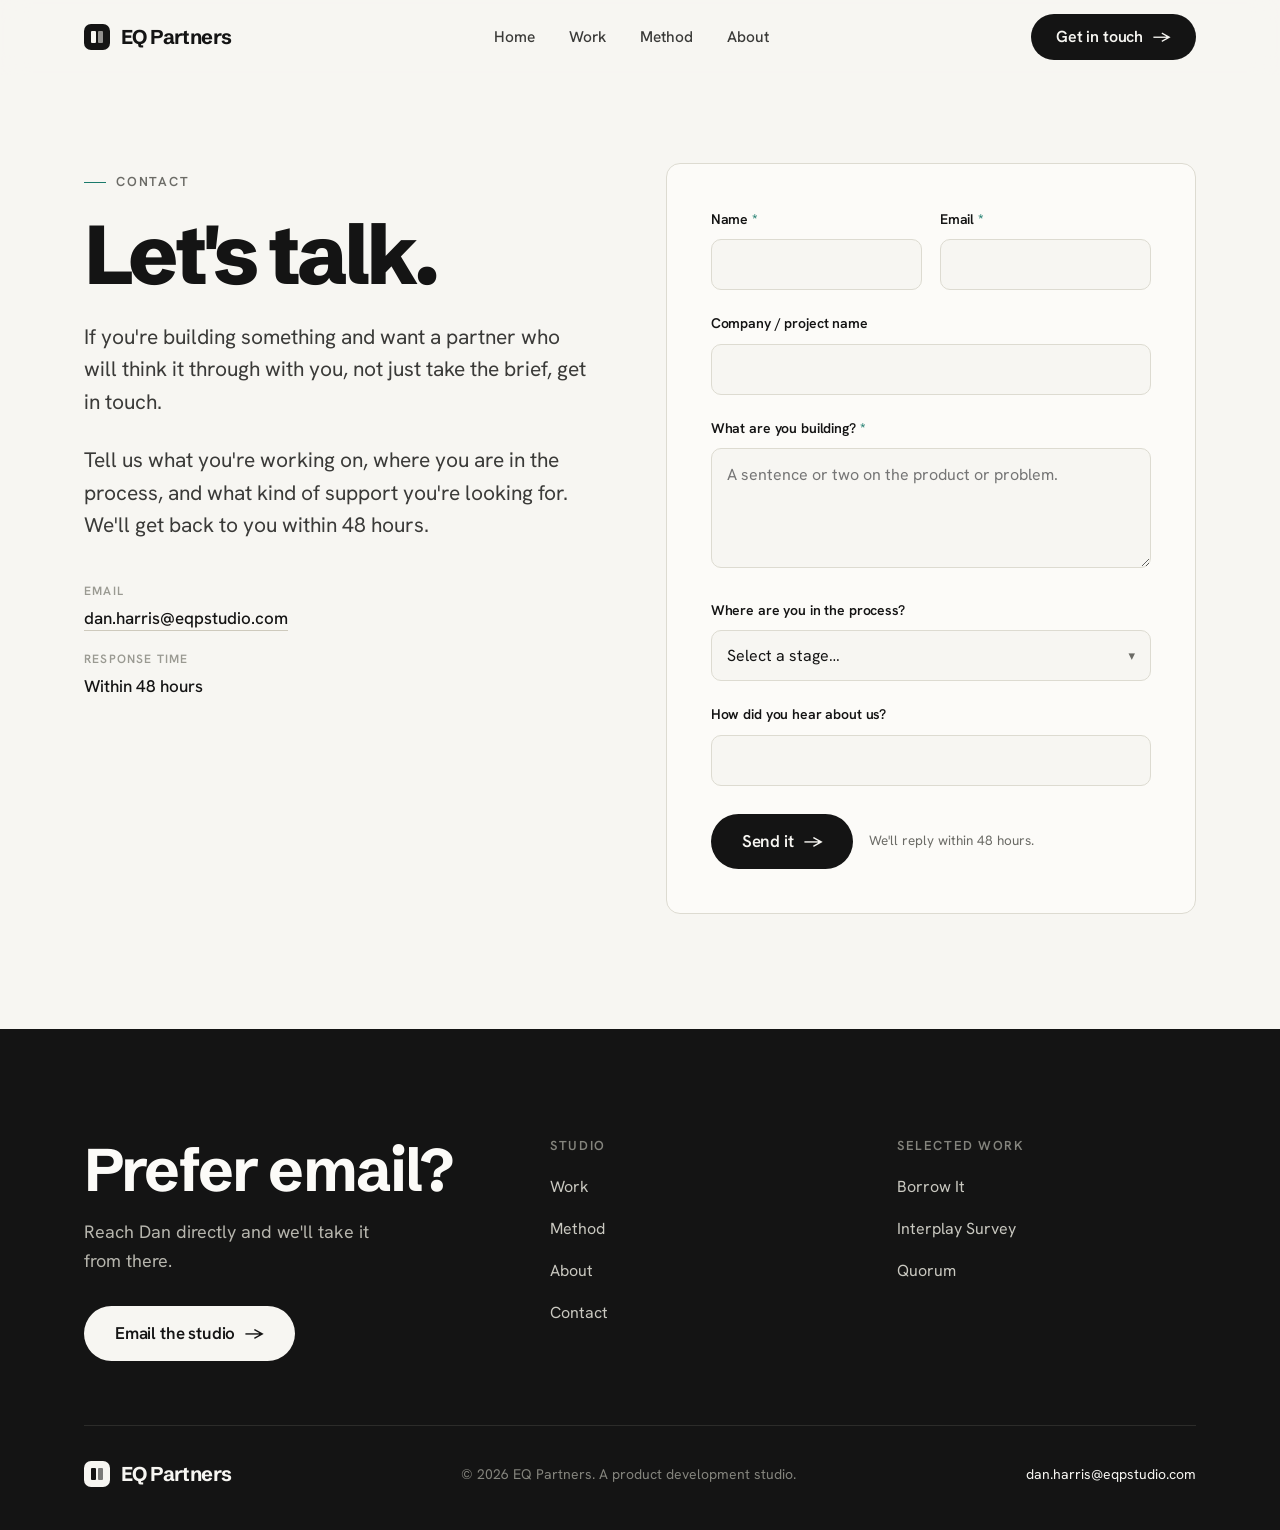
<file: EQ Partners/contact.html>
<!DOCTYPE html>
<html lang="en">
<head>
<meta charset="UTF-8" />
<link rel="icon" type="image/svg+xml" href="favicon.svg" />
<meta name="viewport" content="width=device-width, initial-scale=1.0" />
<title>Contact | EQ Partners</title>
<meta name="description" content="If you're building something and want a partner who will think it through with you, not just take the brief, get in touch with EQ Partners." />
<link rel="preconnect" href="https://fonts.googleapis.com" />
<link rel="preconnect" href="https://fonts.gstatic.com" crossorigin />
<link href="https://fonts.googleapis.com/css2?family=Schibsted+Grotesk:wght@400;500;600;700;800&family=Hanken+Grotesk:wght@400;500;600;700&family=Newsreader:ital,opsz,wght@1,6..72,400;1,6..72,500&display=swap" rel="stylesheet" />
<link rel="stylesheet" href="styles.css" />
<style>
.contact-grid { display: grid; grid-template-columns: 1fr 1.05fr; gap: clamp(40px, 6vw, 88px); align-items: start; padding-top: clamp(48px, 7vw, 88px); }
.contact-intro h1 { font-size: clamp(44px, 6.5vw, 84px); font-weight: 800; letter-spacing: -0.045em; line-height: .96; margin-top: 22px; }
.contact-intro p { font-size: clamp(18px, 2.1vw, 21px); color: var(--ink-2); line-height: 1.55; margin-top: 26px; max-width: 42ch; }
.contact-intro .meta { margin-top: 40px; display: flex; flex-direction: column; gap: 18px; }
.contact-intro .meta .row { display: flex; flex-direction: column; gap: 4px; }
.contact-intro .meta .k { font-size: 12px; letter-spacing: .1em; text-transform: uppercase; font-weight: 600; color: var(--ink-4); }
.contact-intro .meta .v { font-size: 17px; font-weight: 500; }
.contact-intro .meta .v a { border-bottom: 1.5px solid var(--line-2); padding-bottom: 1px; transition: border-color .2s; }
.contact-intro .meta .v a:hover { border-color: var(--ink); }

.form-card { background: var(--white); border: 1px solid var(--line); border-radius: var(--radius); padding: clamp(28px, 4vw, 44px); }
.field { margin-bottom: 22px; }
.field:last-of-type { margin-bottom: 0; }
.field label { display: block; font-size: 14px; font-weight: 600; letter-spacing: -0.01em; margin-bottom: 9px; }
.field label .req { color: var(--accent); }
.field input, .field textarea, .field select {
  width: 100%; font-family: var(--body); font-size: 16px; color: var(--ink);
  background: var(--paper); border: 1.5px solid var(--line); border-radius: 10px;
  padding: 14px 15px; transition: border-color .2s, background .2s; -webkit-appearance: none; appearance: none;
}
.field textarea { resize: vertical; min-height: 120px; line-height: 1.5; }
.field input:focus, .field textarea:focus, .field select:focus { outline: none; border-color: var(--accent); background: var(--white); }
.field .selwrap { position: relative; }
.field .selwrap::after { content:"▾"; position:absolute; right: 16px; top: 50%; transform: translateY(-50%); color: var(--ink-3); pointer-events: none; font-size: 13px; }
.field.invalid input, .field.invalid textarea, .field.invalid select { border-color: #c2553b; }
.field .err { color: #c2553b; font-size: 13px; margin-top: 7px; display: none; }
.field.invalid .err { display: block; }
.form-row { display: grid; grid-template-columns: 1fr 1fr; gap: 18px; }
.form-submit { margin-top: 28px; display: flex; align-items: center; gap: 16px; flex-wrap: wrap; }
.form-note { font-size: 13.5px; color: var(--ink-3); }

.form-success { display: none; text-align: left; padding: clamp(20px,3vw,32px) 0; }
.form-card.sent .form-inner { display: none; }
.form-card.sent .form-success { display: block; }
.form-success .ck { width: 52px; height: 52px; border-radius: 50%; background: var(--accent); color: #fff; display: grid; place-items: center; font-size: 26px; margin-bottom: 22px; }
.form-success h3 { font-size: 28px; letter-spacing: -0.02em; }
.form-success p { color: var(--ink-2); margin-top: 12px; font-size: 17px; line-height: 1.55; max-width: 42ch; }

@media (max-width: 860px) { .contact-grid { grid-template-columns: 1fr; } }
@media (max-width: 480px) { .form-row { grid-template-columns: 1fr; } }
</style>
</head>
<body>

<header class="site-header">
  <nav class="nav wrap">
    <a class="brand" href="index.html" aria-label="EQ Partners home"><span class="mark" aria-hidden="true"></span> EQ Partners</a>
    <div class="nav-links">
      <a class="navitem" href="index.html">Home</a>
      <a class="navitem" href="work.html">Work</a>
      <a class="navitem" href="method.html">Method</a>
      <a class="navitem" href="about.html">About</a>
    </div>
    <div class="nav-right">
      <a class="btn btn-primary" href="contact.html">Get in touch <span class="arrow">→</span></a>
      <button class="nav-toggle" aria-label="Toggle menu"><span></span></button>
    </div>
  </nav>
</header>

<main data-screen-label="Contact">

<section class="wrap" style="padding-bottom: clamp(64px,9vw,120px)">
  <div class="contact-grid">

    <div class="contact-intro">
      <span class="eyebrow reveal">Contact</span>
      <h1 class="reveal" data-delay="1">Let's talk.</h1>
      <p class="reveal" data-delay="2">If you're building something and want a partner who will think it through with you, not just take the brief, get in touch.</p>
      <p class="reveal" data-delay="2">Tell us what you're working on, where you are in the process, and what kind of support you're looking for. We'll get back to you within 48 hours.</p>
      <div class="meta reveal" data-delay="3">
        <div class="row"><span class="k">Email</span><span class="v"><a href="mailto:dan.harris@eqpstudio.com">dan.harris@eqpstudio.com</a></span></div>
        <div class="row"><span class="k">Response time</span><span class="v">Within 48 hours</span></div>
      </div>
    </div>

    <div class="form-card reveal" data-delay="1" id="formCard">
      <form class="form-inner" id="contactForm" novalidate>
        <div class="form-row">
          <div class="field">
            <label for="name">Name <span class="req">*</span></label>
            <input type="text" id="name" name="name" autocomplete="name" required />
            <span class="err">Please enter your name.</span>
          </div>
          <div class="field">
            <label for="email">Email <span class="req">*</span></label>
            <input type="email" id="email" name="email" autocomplete="email" required />
            <span class="err">Please enter a valid email.</span>
          </div>
        </div>
        <div class="field">
          <label for="company">Company / project name</label>
          <input type="text" id="company" name="company" />
        </div>
        <div class="field">
          <label for="building">What are you building? <span class="req">*</span></label>
          <textarea id="building" name="building" required placeholder="A sentence or two on the product or problem."></textarea>
          <span class="err">Tell us a little about what you're building.</span>
        </div>
        <div class="field">
          <label for="stage">Where are you in the process?</label>
          <div class="selwrap">
            <select id="stage" name="stage">
              <option value="">Select a stage…</option>
              <option>Idea stage</option>
              <option>Validated concept</option>
              <option>In development</option>
              <option>Post-launch</option>
            </select>
          </div>
        </div>
        <div class="field">
          <label for="heard">How did you hear about us?</label>
          <input type="text" id="heard" name="heard" />
        </div>
        <div class="form-submit">
          <button type="submit" class="btn btn-primary btn-lg">Send it <span class="arrow">→</span></button>
          <span class="form-note">We'll reply within 48 hours.</span>
        </div>
      </form>

      <div class="form-success">
        <div class="ck">✓</div>
        <h3>Thanks, it's with us.</h3>
        <p>We'll read what you sent and get back to you within 48 hours. If it's urgent, email <a href="mailto:dan.harris@eqpstudio.com" style="border-bottom:1.5px solid var(--line-2)">dan.harris@eqpstudio.com</a> directly.</p>
      </div>
    </div>

  </div>
</section>

</main>

<footer class="site-footer">
  <div class="wrap">
    <div class="footer-top">
      <div class="footer-cta">
        <h2>Prefer email?</h2>
        <p>Reach Dan directly and we'll take it from there.</p>
        <a class="btn btn-primary btn-lg" href="mailto:dan.harris@eqpstudio.com">Email the studio <span class="arrow">→</span></a>
      </div>
      <div class="footer-col">
        <h4>Studio</h4>
        <ul>
          <li><a href="work.html">Work</a></li>
          <li><a href="method.html">Method</a></li>
          <li><a href="about.html">About</a></li>
          <li><a href="contact.html">Contact</a></li>
        </ul>
      </div>
      <div class="footer-col">
        <h4>Selected work</h4>
        <ul>

          <li><a href="work.html">Borrow It</a></li>
          <li><a href="work.html">Interplay Survey</a></li>
          <li><a href="work.html">Quorum</a></li>
        </ul>
      </div>
    </div>
    <div class="footer-bottom">
      <a class="brand" href="index.html"><span class="mark" aria-hidden="true"></span> EQ Partners</a>
      <span>© 2026 EQ Partners. A product development studio.</span>
      <a href="mailto:dan.harris@eqpstudio.com">dan.harris@eqpstudio.com</a>
    </div>
  </div>
</footer>

<script src="site.js"></script>
<script>
(function () {
  var form = document.getElementById('contactForm');
  var card = document.getElementById('formCard');
  if (!form) return;
  function setInvalid(field, bad) { field.closest('.field').classList.toggle('invalid', bad); }
  form.addEventListener('submit', function (e) {
    e.preventDefault();
    var ok = true;
    var name = form.name, email = form.email, building = form.building;
    var emailOk = /^[^\s@]+@[^\s@]+\.[^\s@]+$/.test(email.value.trim());
    setInvalid(name, !name.value.trim()); if (!name.value.trim()) ok = false;
    setInvalid(email, !emailOk); if (!emailOk) ok = false;
    setInvalid(building, !building.value.trim()); if (!building.value.trim()) ok = false;
    if (!ok) { form.querySelector('.invalid input, .invalid textarea').focus(); return; }
    card.classList.add('sent');
    card.scrollTo ? window.scrollTo({ top: card.getBoundingClientRect().top + window.scrollY - 100, behavior: 'smooth' }) : null;
  });
  form.querySelectorAll('input, textarea').forEach(function (el) {
    el.addEventListener('input', function () { el.closest('.field').classList.remove('invalid'); });
  });
})();
</script>
</body>
</html>
</file>
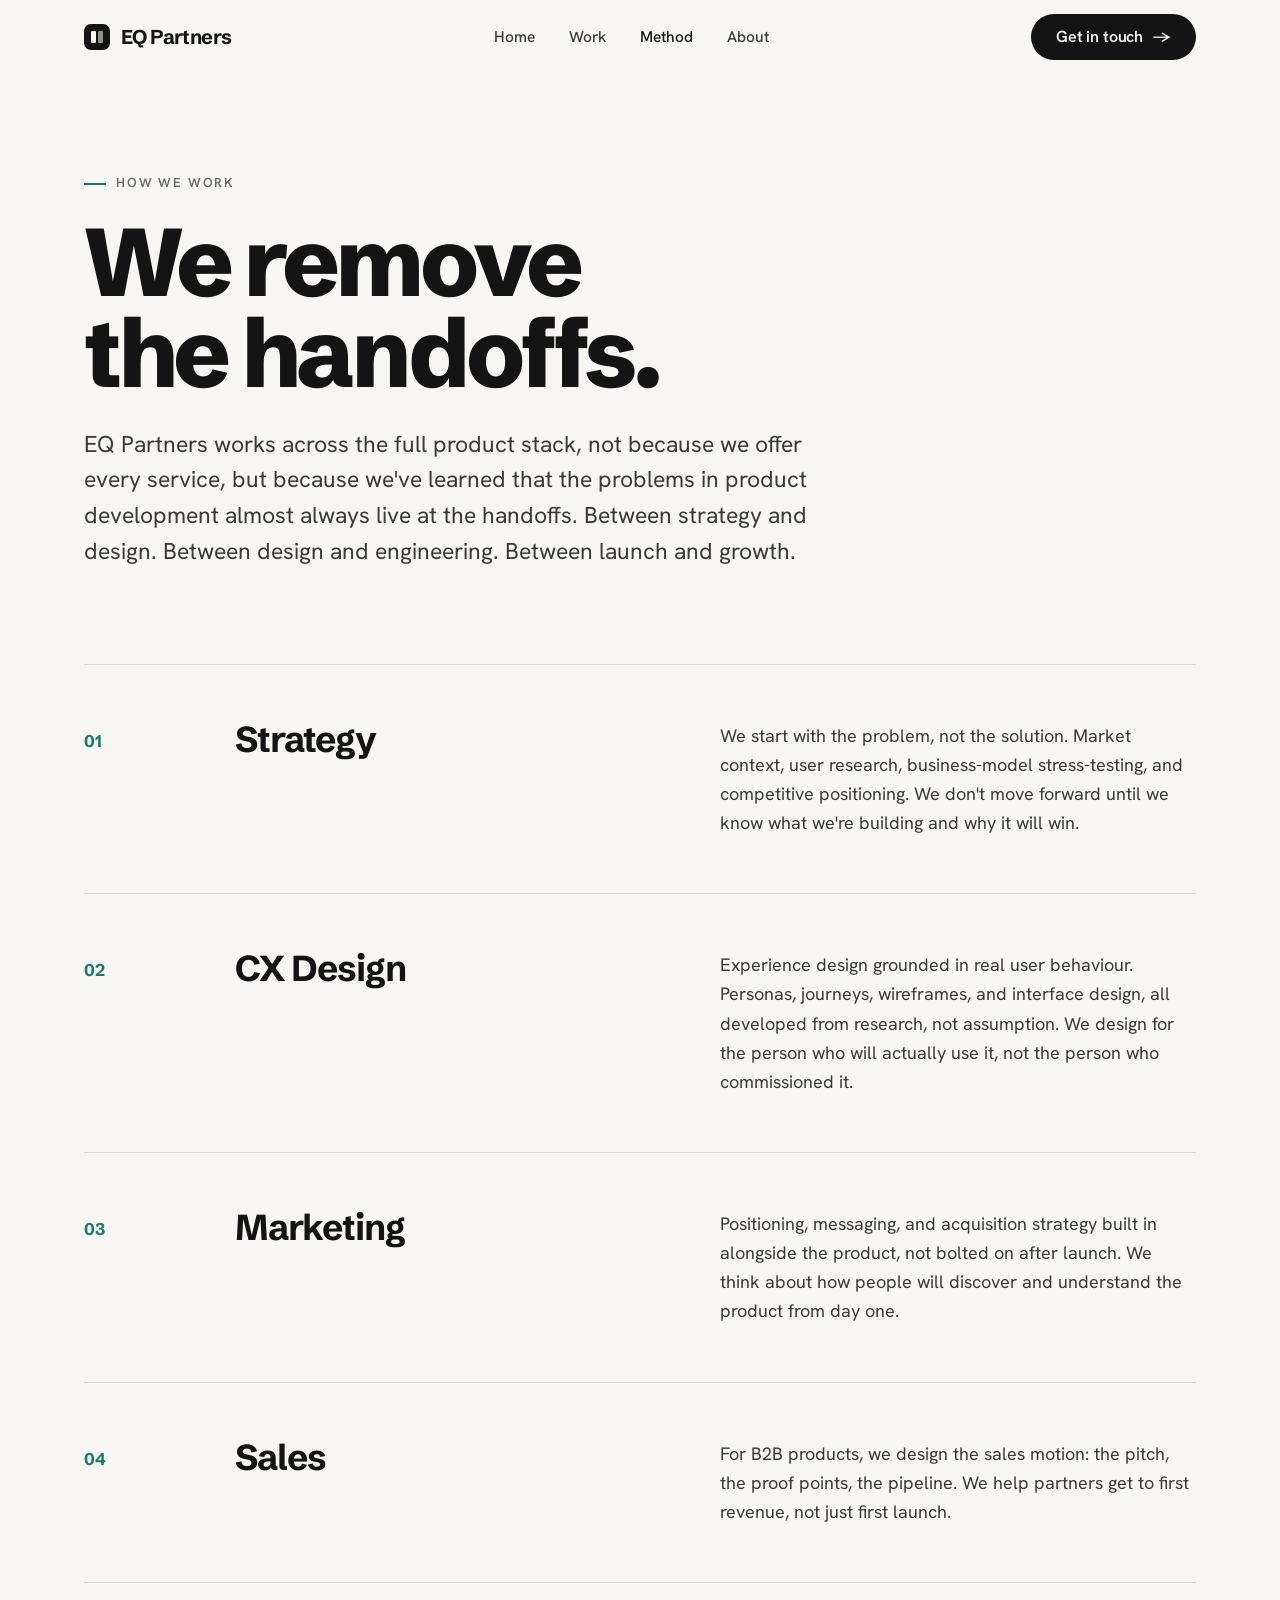
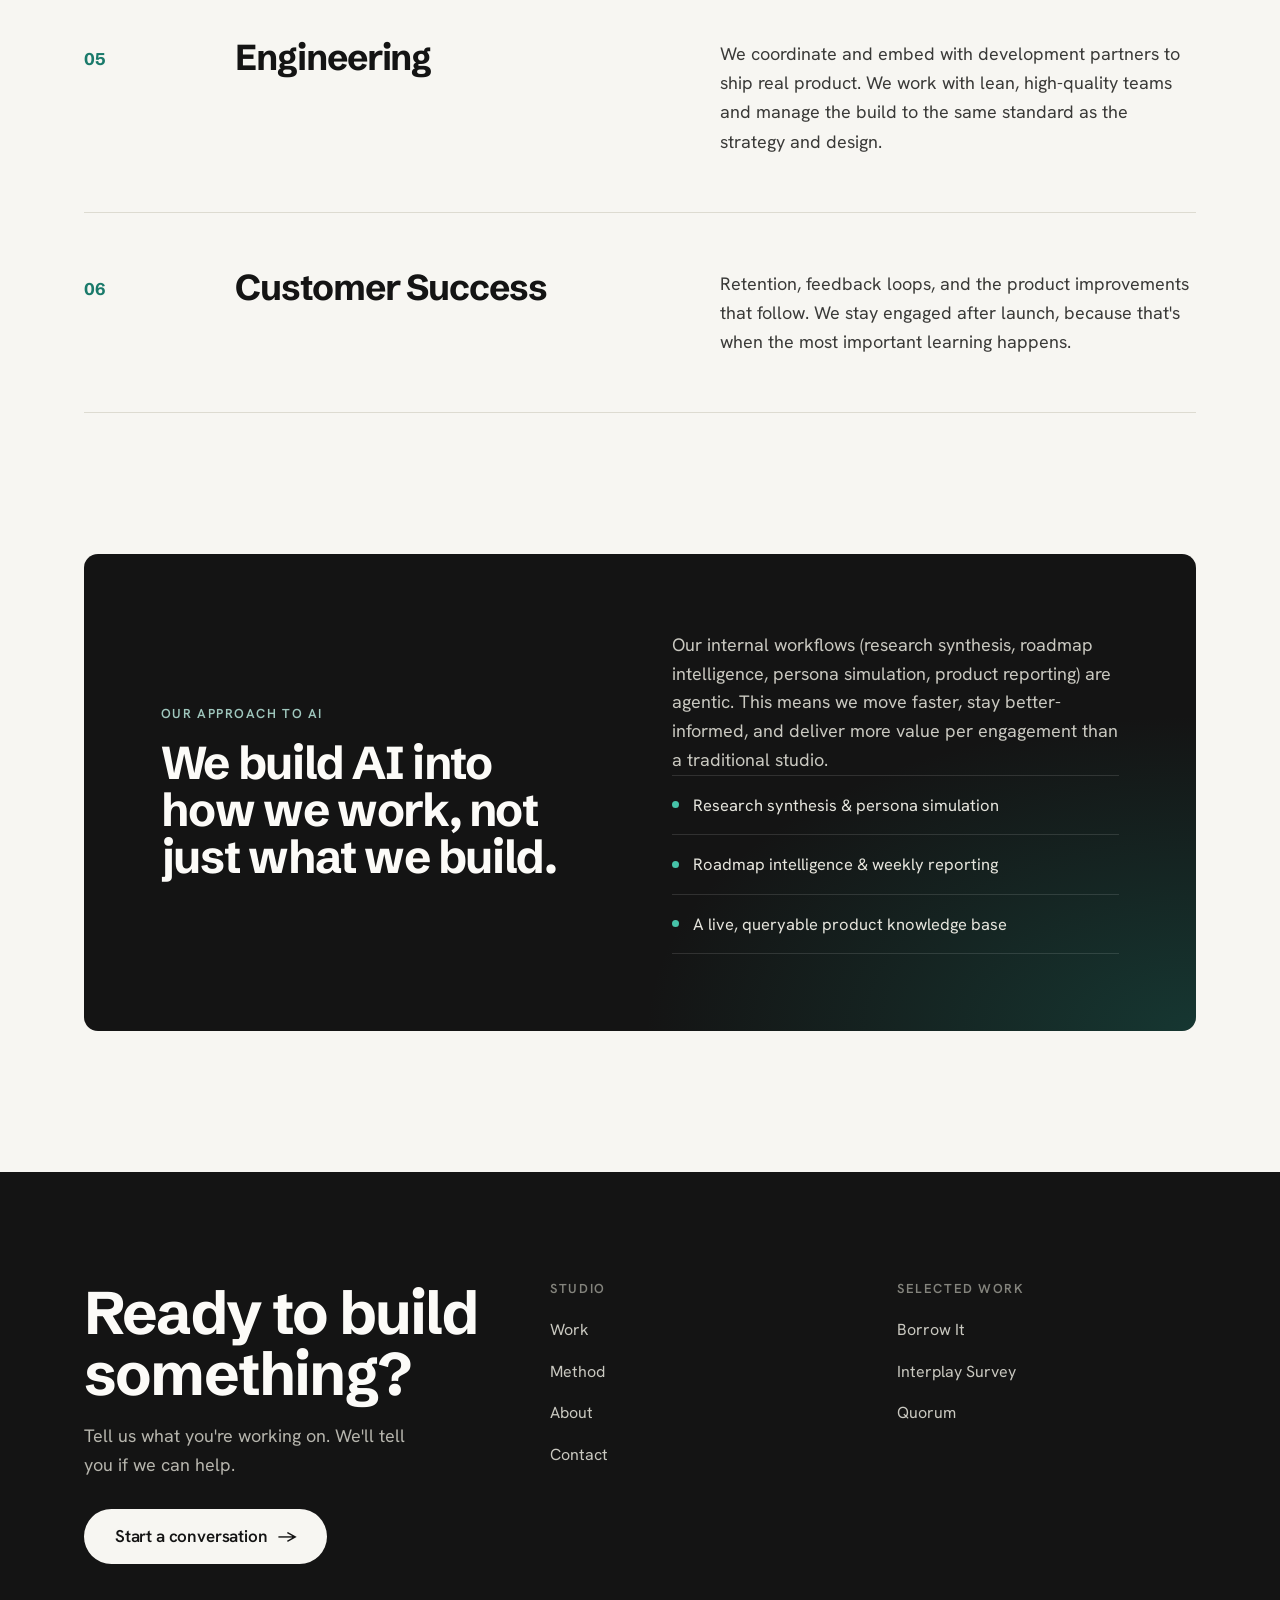
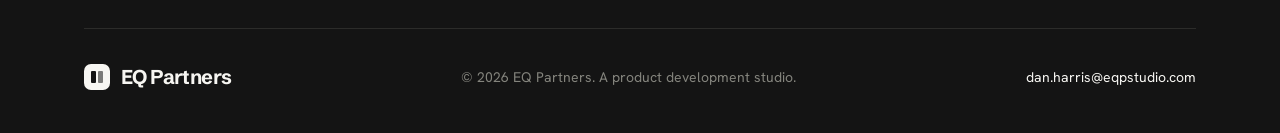
<file: EQ Partners/method.html>
<!DOCTYPE html>
<html lang="en">
<head>
<meta charset="UTF-8" />
<link rel="icon" type="image/svg+xml" href="favicon.svg" />
<meta name="viewport" content="width=device-width, initial-scale=1.0" />
<title>Method | EQ Partners</title>
<meta name="description" content="How EQ Partners works: a full-stack method across strategy, CX design, marketing, sales, engineering, and customer success, built to remove the handoffs." />
<link rel="preconnect" href="https://fonts.googleapis.com" />
<link rel="preconnect" href="https://fonts.gstatic.com" crossorigin />
<link href="https://fonts.googleapis.com/css2?family=Schibsted+Grotesk:wght@400;500;600;700;800&family=Hanken+Grotesk:wght@400;500;600;700&family=Newsreader:ital,opsz,wght@1,6..72,400;1,6..72,500&display=swap" rel="stylesheet" />
<link rel="stylesheet" href="styles.css" />
<style>
.page-hero { padding-top: clamp(48px, 7vw, 92px); padding-bottom: clamp(40px, 5vw, 56px); }
.page-hero h1 { font-size: clamp(44px, 7.5vw, 96px); font-weight: 800; letter-spacing: -0.045em; line-height: .95; margin-top: 22px; max-width: 12ch; }
.page-hero .lede { font-size: clamp(19px, 2.2vw, 23px); color: var(--ink-2); max-width: 60ch; margin-top: 28px; line-height: 1.55; }

.disciplines { border-top: 1px solid var(--line); }
.disc-row { display: grid; grid-template-columns: 100px 1fr 1.1fr; gap: clamp(20px, 4vw, 64px); padding: clamp(34px, 4.5vw, 56px) 0; border-bottom: 1px solid var(--line); align-items: start; }
.disc-row .num { font-family: var(--display); font-weight: 700; font-size: 17px; color: var(--accent); padding-top: 6px; }
.disc-row h3 { font-size: clamp(26px, 3vw, 36px); letter-spacing: -0.03em; }
.disc-row p { color: var(--ink-2); font-size: 18px; line-height: 1.62; max-width: 52ch; }
@media (max-width: 820px) {
  .disc-row { grid-template-columns: 60px 1fr; gap: 16px 20px; }
  .disc-row p { grid-column: 1 / -1; }
  .disc-row .num { padding-top: 4px; }
}

.ai-band { background: var(--ink); color: var(--paper); border-radius: var(--radius); padding: clamp(44px, 6vw, 84px); position: relative; overflow: hidden; }
.ai-band::after { content:""; position:absolute; inset:0; background: radial-gradient(90% 120% at 100% 100%, rgba(26,122,107,.34), transparent 55%); }
.ai-band .inner { position: relative; z-index: 1; display: grid; grid-template-columns: 1fr 1fr; gap: clamp(28px, 5vw, 64px); align-items: center; }
.ai-band .label { font-size: 13px; letter-spacing: .12em; text-transform: uppercase; font-weight: 600; color: #9fc7bd; }
.ai-band h2 { font-size: clamp(28px, 3.6vw, 46px); color: var(--white); letter-spacing: -0.03em; margin-top: 16px; }
.ai-band p { color: #c9c8c0; font-size: 18px; line-height: 1.6; }
.ai-list { list-style: none; padding: 0; margin: 0; display: flex; flex-direction: column; gap: 0; }
.ai-list li { padding: 16px 0; border-top: 1px solid rgba(255,255,255,.12); font-size: 16.5px; color: #e6e5dd; display: flex; align-items: center; gap: 14px; }
.ai-list li:last-child { border-bottom: 1px solid rgba(255,255,255,.12); }
.ai-list .d { width: 7px; height: 7px; border-radius: 50%; background: #46c2a8; flex: none; }
@media (max-width: 820px) { .ai-band .inner { grid-template-columns: 1fr; } }
</style>
</head>
<body>

<header class="site-header">
  <nav class="nav wrap">
    <a class="brand" href="index.html" aria-label="EQ Partners home"><span class="mark" aria-hidden="true"></span> EQ Partners</a>
    <div class="nav-links">
      <a class="navitem" href="index.html">Home</a>
      <a class="navitem" href="work.html">Work</a>
      <a class="navitem active" href="method.html">Method</a>
      <a class="navitem" href="about.html">About</a>
    </div>
    <div class="nav-right">
      <a class="btn btn-primary" href="contact.html">Get in touch <span class="arrow">→</span></a>
      <button class="nav-toggle" aria-label="Toggle menu"><span></span></button>
    </div>
  </nav>
</header>

<main data-screen-label="Method">

<section class="page-hero wrap">
  <span class="eyebrow reveal">How we work</span>
  <h1 class="reveal" data-delay="1">We remove the handoffs.</h1>
  <p class="lede reveal" data-delay="2">EQ Partners works across the full product stack, not because we offer every service, but because we've learned that the problems in product development almost always live at the handoffs. Between strategy and design. Between design and engineering. Between launch and growth.</p>
</section>

<section class="section wrap" style="padding-top:clamp(20px,3vw,40px)">
  <div class="disciplines">

    <div class="disc-row reveal">
      <div class="num">01</div>
      <h3>Strategy</h3>
      <p>We start with the problem, not the solution. Market context, user research, business-model stress-testing, and competitive positioning. We don't move forward until we know what we're building and why it will win.</p>
    </div>

    <div class="disc-row reveal">
      <div class="num">02</div>
      <h3>CX Design</h3>
      <p>Experience design grounded in real user behaviour. Personas, journeys, wireframes, and interface design, all developed from research, not assumption. We design for the person who will actually use it, not the person who commissioned it.</p>
    </div>

    <div class="disc-row reveal">
      <div class="num">03</div>
      <h3>Marketing</h3>
      <p>Positioning, messaging, and acquisition strategy built in alongside the product, not bolted on after launch. We think about how people will discover and understand the product from day one.</p>
    </div>

    <div class="disc-row reveal">
      <div class="num">04</div>
      <h3>Sales</h3>
      <p>For B2B products, we design the sales motion: the pitch, the proof points, the pipeline. We help partners get to first revenue, not just first launch.</p>
    </div>

    <div class="disc-row reveal">
      <div class="num">05</div>
      <h3>Engineering</h3>
      <p>We coordinate and embed with development partners to ship real product. We work with lean, high-quality teams and manage the build to the same standard as the strategy and design.</p>
    </div>

    <div class="disc-row reveal">
      <div class="num">06</div>
      <h3>Customer Success</h3>
      <p>Retention, feedback loops, and the product improvements that follow. We stay engaged after launch, because that's when the most important learning happens.</p>
    </div>

  </div>
</section>

<section class="section wrap" style="padding-top:0">
  <div class="ai-band reveal">
    <div class="inner">
      <div>
        <div class="label">Our approach to AI</div>
        <h2>We build AI into how we work, not just what we build.</h2>
      </div>
      <div>
        <p>Our internal workflows (research synthesis, roadmap intelligence, persona simulation, product reporting) are agentic. This means we move faster, stay better-informed, and deliver more value per engagement than a traditional studio.</p>
        <ul class="ai-list">
          <li><span class="d"></span>Research synthesis &amp; persona simulation</li>
          <li><span class="d"></span>Roadmap intelligence &amp; weekly reporting</li>
          <li><span class="d"></span>A live, queryable product knowledge base</li>
        </ul>
      </div>
    </div>
  </div>
</section>

</main>

<footer class="site-footer">
  <div class="wrap">
    <div class="footer-top">
      <div class="footer-cta">
        <h2>Ready to build something?</h2>
        <p>Tell us what you're working on. We'll tell you if we can help.</p>
        <a class="btn btn-primary btn-lg" href="contact.html">Start a conversation <span class="arrow">→</span></a>
      </div>
      <div class="footer-col">
        <h4>Studio</h4>
        <ul>
          <li><a href="work.html">Work</a></li>
          <li><a href="method.html">Method</a></li>
          <li><a href="about.html">About</a></li>
          <li><a href="contact.html">Contact</a></li>
        </ul>
      </div>
      <div class="footer-col">
        <h4>Selected work</h4>
        <ul>

          <li><a href="work.html">Borrow It</a></li>
          <li><a href="work.html">Interplay Survey</a></li>
          <li><a href="work.html">Quorum</a></li>
        </ul>
      </div>
    </div>
    <div class="footer-bottom">
      <a class="brand" href="index.html"><span class="mark" aria-hidden="true"></span> EQ Partners</a>
      <span>© 2026 EQ Partners. A product development studio.</span>
      <a href="mailto:dan.harris@eqpstudio.com">dan.harris@eqpstudio.com</a>
    </div>
  </div>
</footer>

<script src="site.js"></script>
</body>
</html>
</file>
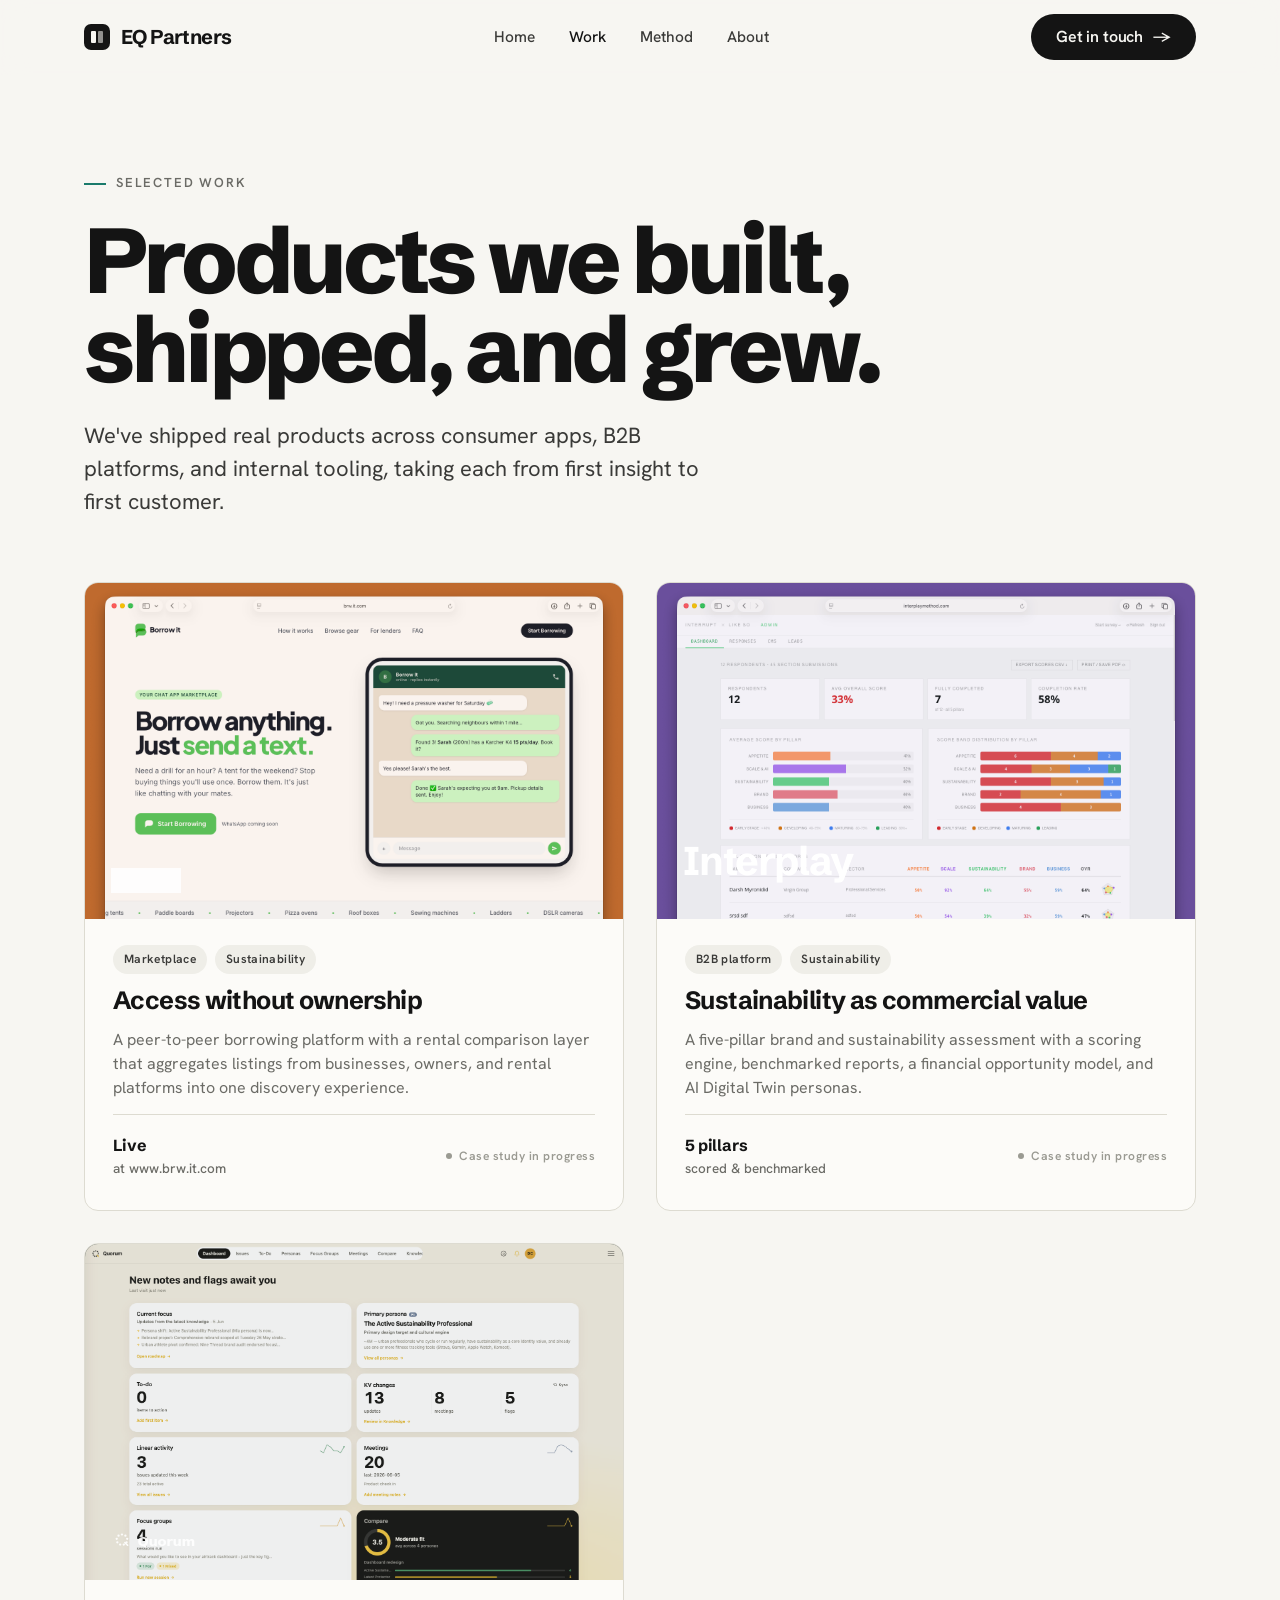
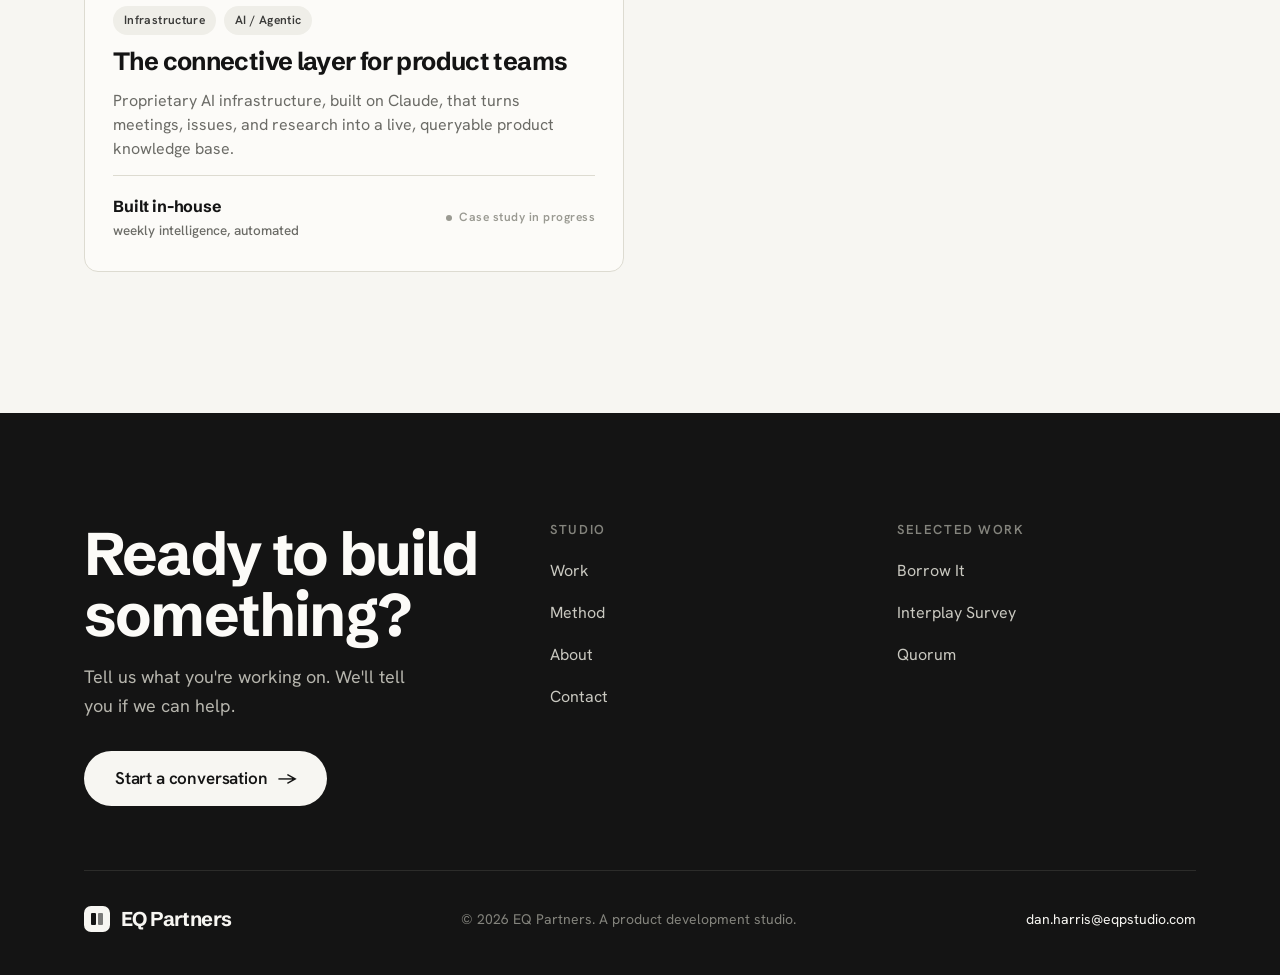
<file: EQ Partners/work.html>
<!DOCTYPE html>
<html lang="en">
<head>
<meta charset="UTF-8" />
<link rel="icon" type="image/svg+xml" href="favicon.svg" />
<meta name="viewport" content="width=device-width, initial-scale=1.0" />
<title>Work | EQ Partners</title>
<meta name="description" content="Real products, shipped across consumer apps, B2B platforms, and internal tooling. Selected work from EQ Partners." />
<link rel="preconnect" href="https://fonts.googleapis.com" />
<link rel="preconnect" href="https://fonts.gstatic.com" crossorigin />
<link href="https://fonts.googleapis.com/css2?family=Schibsted+Grotesk:wght@400;500;600;700;800&family=Hanken+Grotesk:wght@400;500;600;700&family=Newsreader:ital,opsz,wght@1,6..72,400;1,6..72,500&display=swap" rel="stylesheet" />
<link rel="stylesheet" href="styles.css" />
<style>
.page-hero { padding-top: clamp(48px, 7vw, 92px); padding-bottom: clamp(40px, 5vw, 64px); }
.page-hero h1 { font-size: clamp(44px, 7.5vw, 92px); font-weight: 800; letter-spacing: -0.045em; line-height: .96; margin-top: 22px; max-width: 14ch; }
.page-hero .lede { font-size: clamp(19px, 2.2vw, 22px); color: var(--ink-2); max-width: 52ch; margin-top: 26px; line-height: 1.5; }
.soon { font-size: 12px; font-weight: 600; letter-spacing: .04em; color: var(--ink-4); display: inline-flex; align-items: center; gap: 7px; }
.soon::before { content:""; width: 6px; height: 6px; border-radius: 50%; background: var(--ink-4); }
.work-card.static { cursor: default; }
.work-card.static:hover { transform: none; box-shadow: none; border-color: var(--line); }
</style>
</head>
<body>

<header class="site-header">
  <nav class="nav wrap">
    <a class="brand" href="index.html" aria-label="EQ Partners home"><span class="mark" aria-hidden="true"></span> EQ Partners</a>
    <div class="nav-links">
      <a class="navitem" href="index.html">Home</a>
      <a class="navitem active" href="work.html">Work</a>
      <a class="navitem" href="method.html">Method</a>
      <a class="navitem" href="about.html">About</a>
    </div>
    <div class="nav-right">
      <a class="btn btn-primary" href="contact.html">Get in touch <span class="arrow">→</span></a>
      <button class="nav-toggle" aria-label="Toggle menu"><span></span></button>
    </div>
  </nav>
</header>

<main data-screen-label="Work — listing">

<section class="page-hero wrap">
  <span class="eyebrow reveal">Selected work</span>
  <h1 class="reveal" data-delay="1">Products we built, shipped, and grew.</h1>
  <p class="lede reveal" data-delay="2">We've shipped real products across consumer apps, B2B platforms, and internal tooling, taking each from first insight to first customer.</p>
</section>

<section class="section wrap" style="padding-top:0">
  <div class="work-grid">


    <div class="work-card static reveal" data-delay="1" style="--prod:var(--borrow)">
      <div class="work-thumb">
        <img class="thumb-img" src="Borrowitlanding.png" alt="Borrow It product screen" />
        <img class="wm-logo" src="BorrowitLU.png" alt="Borrow It" />
      </div>
      <div class="work-body">
        <div class="work-tags"><span class="tag">Marketplace</span><span class="tag">Sustainability</span></div>
        <h3>Access without ownership</h3>
        <p class="desc">A peer-to-peer borrowing platform with a rental comparison layer that aggregates listings from businesses, owners, and rental platforms into one discovery experience.</p>
        <div class="work-foot">
          <span class="work-metric">Live<span>at www.brw.it.com</span></span>
          <span class="soon">Case study in progress</span>
        </div>
      </div>
    </div>

    <div class="work-card static reveal" style="--prod:var(--interplay)">
      <div class="work-thumb">
        <img class="thumb-img" src="InterplayDashboard.png" alt="Interplay dashboard" />
        <span class="wm">Interplay</span>
      </div>
      <div class="work-body">
        <div class="work-tags"><span class="tag">B2B platform</span><span class="tag">Sustainability</span></div>
        <h3>Sustainability as commercial value</h3>
        <p class="desc">A five-pillar brand and sustainability assessment with a scoring engine, benchmarked reports, a financial opportunity model, and AI Digital Twin personas.</p>
        <div class="work-foot">
          <span class="work-metric">5 pillars<span>scored &amp; benchmarked</span></span>
          <span class="soon">Case study in progress</span>
        </div>
      </div>
    </div>

    <div class="work-card static reveal" data-delay="1" style="--prod:var(--os)">
      <div class="work-thumb">
        <img class="thumb-img" src="QuorumScreen.png" alt="Quorum dashboard" />
        <img class="wm-logo" src="logo-quorum.svg" alt="Quorum" />
      </div>
      <div class="work-body">
        <div class="work-tags"><span class="tag">Infrastructure</span><span class="tag">AI / Agentic</span></div>
        <h3>The connective layer for product teams</h3>
        <p class="desc">Proprietary AI infrastructure, built on Claude, that turns meetings, issues, and research into a live, queryable product knowledge base.</p>
        <div class="work-foot">
          <span class="work-metric">Built in-house<span>weekly intelligence, automated</span></span>
          <span class="soon">Case study in progress</span>
        </div>
      </div>
    </div>

  </div>
</section>

</main>

<footer class="site-footer">
  <div class="wrap">
    <div class="footer-top">
      <div class="footer-cta">
        <h2>Ready to build something?</h2>
        <p>Tell us what you're working on. We'll tell you if we can help.</p>
        <a class="btn btn-primary btn-lg" href="contact.html">Start a conversation <span class="arrow">→</span></a>
      </div>
      <div class="footer-col">
        <h4>Studio</h4>
        <ul>
          <li><a href="work.html">Work</a></li>
          <li><a href="method.html">Method</a></li>
          <li><a href="about.html">About</a></li>
          <li><a href="contact.html">Contact</a></li>
        </ul>
      </div>
      <div class="footer-col">
        <h4>Selected work</h4>
        <ul>

          <li><a href="work.html">Borrow It</a></li>
          <li><a href="work.html">Interplay Survey</a></li>
          <li><a href="work.html">Quorum</a></li>
        </ul>
      </div>
    </div>
    <div class="footer-bottom">
      <a class="brand" href="index.html"><span class="mark" aria-hidden="true"></span> EQ Partners</a>
      <span>© 2026 EQ Partners. A product development studio.</span>
      <a href="mailto:dan.harris@eqpstudio.com">dan.harris@eqpstudio.com</a>
    </div>
  </div>
</footer>

<script src="site.js"></script>
</body>
</html>
</file>
<file: EQ Partners/styles.css>
/* =========================================================
   EQ Partners — shared stylesheet
   Type: Schibsted Grotesk (display) · Hanken Grotesk (body)
         · Newsreader italic (editorial)
   ========================================================= */

:root {
  /* Core palette */
  --ink:        #141414;
  --ink-2:      #3a3a38;
  --ink-3:      #6b6b66;
  --ink-4:      #9a9a92;
  --paper:      #f7f6f2;
  --paper-2:    #efeee8;
  --paper-3:    #e6e4dc;
  --line:       #dddbd1;
  --line-2:     #cecabd;
  --white:      #fcfbf8;

  /* Accent — muted teal */
  --accent:     #1a7a6b;
  --accent-ink: #0f5a4e;
  --accent-soft:#e2efe9;

  /* Per-product hues */
  --borrow:   #bf6a2e;   /* warm amber  */
  --airtrack: #2b7e8c;   /* air cyan    */
  --interplay:#6a4f9c;   /* plum        */
  --os:       #2f3a36;   /* graphite    */

  /* Type */
  --display: "Schibsted Grotesk", system-ui, sans-serif;
  --body:    "Hanken Grotesk", system-ui, sans-serif;
  --serif:   "Newsreader", Georgia, serif;

  /* Layout */
  --maxw: 1240px;
  --gut:  clamp(20px, 5vw, 64px);
  --radius: 14px;

  --ease: cubic-bezier(0.22, 1, 0.36, 1);
}

*, *::before, *::after { box-sizing: border-box; }

html { -webkit-text-size-adjust: 100%; scroll-behavior: smooth; }

body {
  margin: 0;
  font-family: var(--body);
  background: var(--paper);
  color: var(--ink);
  font-size: 18px;
  line-height: 1.6;
  font-weight: 400;
  -webkit-font-smoothing: antialiased;
  text-rendering: optimizeLegibility;
}

::selection { background: var(--accent); color: #fff; }

img { max-width: 100%; display: block; }
a { color: inherit; text-decoration: none; }

h1, h2, h3, h4 {
  font-family: var(--display);
  font-weight: 700;
  letter-spacing: -0.02em;
  line-height: 1.02;
  margin: 0;
  text-wrap: balance;
}

p { margin: 0; text-wrap: pretty; }

/* ---------- Layout helpers ---------- */
.wrap { max-width: var(--maxw); margin-inline: auto; padding-inline: var(--gut); }
.section { padding-block: clamp(72px, 11vw, 150px); }

.eyebrow {
  font-family: var(--body);
  font-size: 13px;
  font-weight: 600;
  letter-spacing: 0.14em;
  text-transform: uppercase;
  color: var(--ink-3);
  display: inline-flex;
  align-items: center;
  gap: 10px;
}
.eyebrow::before {
  content: "";
  width: 22px; height: 1.5px;
  background: var(--accent);
  display: inline-block;
}

/* ---------- Buttons ---------- */
.btn {
  display: inline-flex;
  align-items: center;
  gap: 10px;
  font-family: var(--body);
  font-weight: 600;
  font-size: 16px;
  letter-spacing: -0.01em;
  padding: 14px 24px;
  border-radius: 100px;
  border: 1.5px solid transparent;
  cursor: pointer;
  transition: transform .35s var(--ease), background .25s, color .25s, border-color .25s;
  line-height: 1;
}
.btn .arrow { transition: transform .35s var(--ease); }
.btn:hover .arrow { transform: translateX(4px); }
.btn-primary { background: var(--ink); color: var(--paper); }
.btn-primary:hover { background: var(--accent-ink); }
.btn-ghost { background: transparent; color: var(--ink); border-color: var(--line-2); }
.btn-ghost:hover { border-color: var(--ink); }
.btn-lg { padding: 18px 30px; font-size: 17px; }
.btn { white-space: nowrap; }

/* Text link with animated underline */
.tlink {
  display: inline-flex;
  align-items: center;
  gap: 8px;
  font-weight: 600;
  color: var(--ink);
  position: relative;
}
.tlink .arrow { transition: transform .35s var(--ease); }
.tlink::after {
  content: ""; position: absolute; left: 0; bottom: -3px;
  width: 100%; height: 1.5px; background: currentColor;
  transform: scaleX(0); transform-origin: left;
  transition: transform .4s var(--ease);
}
.tlink:hover::after { transform: scaleX(1); }
.tlink:hover .arrow { transform: translateX(4px); }

/* ============================================================
   HEADER
   ============================================================ */
.site-header {
  position: sticky; top: 0; z-index: 100;
  background: color-mix(in srgb, var(--paper) 82%, transparent);
  backdrop-filter: blur(14px);
  -webkit-backdrop-filter: blur(14px);
  border-bottom: 1px solid transparent;
  transition: border-color .3s, background .3s;
}
.site-header.scrolled { border-bottom-color: var(--line); }
.nav {
  display: flex; align-items: center; justify-content: space-between;
  height: 74px;
}
.brand {
  display: flex; align-items: center; gap: 11px;
  font-family: var(--display);
  font-weight: 700; font-size: 20px; letter-spacing: -0.03em;
}
.brand .mark {
  width: 26px; height: 26px; border-radius: 7px;
  background: var(--ink); position: relative; flex: none;
}
.brand .mark::before, .brand .mark::after {
  content: ""; position: absolute; background: var(--paper);
}
.brand .mark::before { left: 7px; top: 7px; width: 5px; height: 12px; border-radius: 1px; }
.brand .mark::after  { left: 14px; top: 7px; width: 5px; height: 12px; border-radius: 1px; opacity: .55; }

.nav-links { display: flex; align-items: center; gap: 6px; }
.nav-links a.navitem {
  padding: 9px 14px; border-radius: 100px;
  font-weight: 500; font-size: 15.5px; color: var(--ink-2);
  transition: color .2s, background .2s;
}
.nav-links a.navitem:hover { color: var(--ink); background: var(--paper-2); }
.nav-links a.navitem.active { color: var(--ink); }
.nav-right { display: flex; align-items: center; gap: 18px; }

.nav-toggle {
  display: none; background: none; border: none; cursor: pointer;
  width: 42px; height: 42px; align-items: center; justify-content: center;
}
.nav-toggle span { position: relative; width: 20px; height: 1.6px; background: var(--ink); display: block; transition: .3s; }
.nav-toggle span::before, .nav-toggle span::after {
  content: ""; position: absolute; left: 0; width: 20px; height: 1.6px; background: var(--ink); transition: .3s;
}
.nav-toggle span::before { top: -6px; }
.nav-toggle span::after { top: 6px; }
body.menu-open .nav-toggle span { background: transparent; }
body.menu-open .nav-toggle span::before { top: 0; transform: rotate(45deg); }
body.menu-open .nav-toggle span::after { top: 0; transform: rotate(-45deg); }

/* ============================================================
   FOOTER
   ============================================================ */
.site-footer {
  background: var(--ink);
  color: var(--paper);
  padding-block: clamp(64px, 9vw, 110px) 40px;
}
.site-footer a { color: var(--paper); }
.footer-top {
  display: grid; grid-template-columns: 1.4fr 1fr 1fr; gap: 48px;
  padding-bottom: 64px; border-bottom: 1px solid #2c2c2a;
}
.footer-cta h2 { font-size: clamp(34px, 5vw, 60px); color: var(--white); letter-spacing: -0.03em; }
.footer-cta p { color: #b6b5ad; margin-top: 18px; max-width: 34ch; }
.footer-cta .btn-primary { background: var(--paper); color: var(--ink); margin-top: 30px; }
.footer-cta .btn-primary:hover { background: var(--accent); color: #fff; }
.footer-col h4 { font-family: var(--body); font-size: 13px; letter-spacing: .12em; text-transform: uppercase; color: #84847d; font-weight: 600; margin-bottom: 20px; }
.footer-col ul { list-style: none; margin: 0; padding: 0; display: flex; flex-direction: column; gap: 13px; }
.footer-col a { color: #c9c8c0; font-size: 16px; transition: color .2s; }
.footer-col a:hover { color: var(--white); }
.footer-bottom {
  display: flex; justify-content: space-between; align-items: center;
  padding-top: 32px; flex-wrap: wrap; gap: 16px;
  color: #84847d; font-size: 14px;
}
.footer-bottom .brand { color: var(--paper); }
.footer-bottom .brand .mark { background: var(--paper); }
.footer-bottom .brand .mark::before, .footer-bottom .brand .mark::after { background: var(--ink); }

/* ============================================================
   REVEAL ANIMATION
   ============================================================ */
.reveal { opacity: 0; transform: translateY(22px); transition: opacity .8s var(--ease), transform .8s var(--ease); }
.reveal.in { opacity: 1; transform: none; }
.reveal[data-delay="1"] { transition-delay: .08s; }
.reveal[data-delay="2"] { transition-delay: .16s; }
.reveal[data-delay="3"] { transition-delay: .24s; }
.reveal[data-delay="4"] { transition-delay: .32s; }
@media (prefers-reduced-motion: reduce) {
  .reveal { opacity: 1; transform: none; transition: none; }
  html { scroll-behavior: auto; }
}

/* ============================================================
   MOBILE NAV
   ============================================================ */
@media (max-width: 860px) {
  .nav-links {
    position: fixed; inset: 74px 0 auto 0;
    background: var(--paper); flex-direction: column; align-items: stretch;
    gap: 0; padding: 16px var(--gut) 30px;
    border-bottom: 1px solid var(--line);
    transform: translateY(-12px); opacity: 0; pointer-events: none;
    transition: .3s var(--ease);
  }
  body.menu-open .nav-links { transform: none; opacity: 1; pointer-events: auto; }
  .nav-links a.navitem { padding: 16px 6px; font-size: 19px; border-bottom: 1px solid var(--line); border-radius: 0; }
  .nav-right .btn { display: none; }
  .nav-toggle { display: inline-flex; }
}

/* ============================================================
   UTILITIES
   ============================================================ */
.muted { color: var(--ink-3); }
.serif-em { font-family: var(--serif); font-style: italic; font-weight: 400; letter-spacing: -0.01em; }
.divider { height: 1px; background: var(--line); border: 0; margin: 0; }

/* ============================================================
   SHARED COMPONENT: section heading row
   ============================================================ */
.sec-head { display: flex; justify-content: space-between; align-items: flex-end; gap: 24px; margin-bottom: clamp(40px, 6vw, 72px); flex-wrap: wrap; }
.sec-head h2 { font-size: clamp(30px, 4.2vw, 50px); max-width: 18ch; }
.sec-head .lead { color: var(--ink-3); max-width: 40ch; }

/* ============================================================
   SHARED COMPONENT: work cards grid
   ============================================================ */
.work-grid { display: grid; grid-template-columns: 1fr 1fr; gap: clamp(20px, 2.5vw, 32px); }
.work-card {
  position: relative; display: flex; flex-direction: column;
  background: var(--white); border: 1px solid var(--line);
  border-radius: var(--radius); overflow: hidden;
  transition: transform .5s var(--ease), box-shadow .5s var(--ease), border-color .3s;
}
.work-card:hover { transform: translateY(-5px); box-shadow: 0 24px 50px -28px rgba(20,20,20,.32); border-color: var(--line-2); }
.work-thumb {
  aspect-ratio: 16 / 10; position: relative; overflow: hidden;
  background: var(--prod, var(--ink));
  display: flex; align-items: flex-end; padding: 26px;
}
.work-thumb .ph-label {
  position: absolute; top: 18px; left: 18px;
  font-size: 11.5px; letter-spacing: .1em; text-transform: uppercase; font-weight: 600;
  color: rgba(255,255,255,.6); display: flex; align-items: center; gap: 7px;
}
.work-thumb .ph-label::before { content: ""; width: 6px; height: 6px; border-radius: 50%; background: currentColor; }
.work-thumb .thumb-art { position: absolute; inset: 0; opacity: .9; }
.work-thumb .thumb-img { position: absolute; inset: 0; width: 100%; height: 100%; object-fit: cover; object-position: top center; opacity: .92; transition: transform .6s ease; }
.work-card:hover .thumb-img { transform: scale(1.04); }
.work-thumb .wm {
  position: relative; font-family: var(--display); font-weight: 700;
  font-size: clamp(26px, 3.5vw, 40px); color: #fff; letter-spacing: -0.03em; z-index: 2;
}
.work-thumb .wm-logo { position: relative; z-index: 2; height: clamp(20px, 2vw, 26px); width: auto; max-width: 150px; filter: brightness(0) invert(1); opacity: .9; }
.work-body { padding: 26px 28px 30px; display: flex; flex-direction: column; gap: 14px; flex: 1; }
.work-tags { display: flex; gap: 8px; flex-wrap: wrap; }
.tag {
  font-size: 12px; font-weight: 600; letter-spacing: .03em;
  padding: 5px 11px; border-radius: 100px; background: var(--paper-2); color: var(--ink-2);
}
.work-body h3 { font-size: 25px; letter-spacing: -0.025em; }
.work-body .desc { color: var(--ink-3); font-size: 16px; line-height: 1.5; }
.work-foot { margin-top: auto; padding-top: 18px; border-top: 1px solid var(--line); display: flex; justify-content: space-between; align-items: center; gap: 16px; }
.work-metric { font-family: var(--display); font-weight: 700; font-size: 16px; color: var(--ink); letter-spacing: -0.01em; }
.work-metric span { color: var(--ink-3); font-family: var(--body); font-weight: 500; font-size: 13.5px; display: block; letter-spacing: 0; }
.work-foot .go { width: 38px; height: 38px; border-radius: 50%; border: 1.5px solid var(--line-2); display: grid; place-items: center; transition: .35s var(--ease); flex: none; }
.work-card:hover .work-foot .go { background: var(--ink); border-color: var(--ink); color: var(--paper); transform: rotate(-45deg); }

/* Abstract thumb arts (CSS only — restrained) */
.art-lines { background-image: repeating-linear-gradient(115deg, rgba(255,255,255,.10) 0 2px, transparent 2px 22px); }
.art-dots { background-image: radial-gradient(rgba(255,255,255,.22) 1.3px, transparent 1.4px); background-size: 22px 22px; }
.art-grid { background-image: linear-gradient(rgba(255,255,255,.12) 1px, transparent 1px), linear-gradient(90deg, rgba(255,255,255,.12) 1px, transparent 1px); background-size: 30px 30px; }
.art-rings { background: radial-gradient(circle at 78% 30%, rgba(255,255,255,.18), transparent 42%), radial-gradient(circle at 78% 30%, transparent 26%, rgba(255,255,255,.10) 27%, transparent 28%); }

@media (max-width: 720px) { .work-grid { grid-template-columns: 1fr; } }

/* ============================================================
   CASE STUDY TEMPLATE
   ============================================================ */
.cs-hero { padding-top: clamp(40px, 6vw, 76px); padding-bottom: clamp(40px, 5vw, 64px); }
.cs-back { display: inline-flex; align-items: center; gap: 8px; font-weight: 600; font-size: 14.5px; color: var(--ink-3); transition: color .2s; }
.cs-back:hover { color: var(--ink); }
.cs-back .arrow { transition: transform .35s var(--ease); }
.cs-back:hover .arrow { transform: translateX(-4px); }
.cs-tags { display: flex; gap: 8px; flex-wrap: wrap; margin: 26px 0 0; }
.cs-hero h1 { font-size: clamp(40px, 6.5vw, 82px); font-weight: 800; letter-spacing: -0.04em; line-height: .98; margin-top: 22px; max-width: 16ch; }
.cs-hero .lede { font-size: clamp(19px, 2.2vw, 23px); color: var(--ink-2); max-width: 56ch; margin-top: 28px; line-height: 1.5; }

/* hero banner */
.cs-banner { aspect-ratio: 21 / 9; border-radius: var(--radius); margin-top: clamp(40px, 5vw, 64px); position: relative; overflow: hidden; background: var(--prod, var(--ink)); display: flex; align-items: flex-end; padding: clamp(24px, 4vw, 48px); }
.cs-banner .ph-label { position: absolute; top: 22px; left: 24px; font-size: 12px; letter-spacing: .1em; text-transform: uppercase; font-weight: 600; color: rgba(255,255,255,.62); display: flex; align-items: center; gap: 8px; }
.cs-banner .ph-label::before { content:""; width:7px; height:7px; border-radius:50%; background: currentColor; }
.cs-banner .wm { position: relative; z-index: 2; font-family: var(--display); font-weight: 800; font-size: clamp(40px, 8vw, 92px); color: #fff; letter-spacing: -0.04em; }
.cs-banner .thumb-art { position: absolute; inset: 0; }
.cs-banner .thumb-img { position: absolute; inset: 0; width: 100%; height: 100%; object-fit: cover; object-position: top center; }
.cs-banner .wm-logo { position: relative; z-index: 2; height: clamp(28px, 3.5vw, 44px); width: auto; max-width: 220px; filter: brightness(0) invert(1); opacity: .9; }

/* meta bar */
.cs-meta { display: grid; grid-template-columns: repeat(4, 1fr); gap: 0; border: 1px solid var(--line); border-radius: var(--radius); overflow: hidden; background: var(--white); }
.cs-meta .m { padding: 24px 26px; border-right: 1px solid var(--line); }
.cs-meta .m:last-child { border-right: 0; }
.cs-meta .k { font-size: 12px; letter-spacing: .1em; text-transform: uppercase; font-weight: 600; color: var(--ink-4); }
.cs-meta .v { font-family: var(--display); font-weight: 600; font-size: 17px; margin-top: 9px; letter-spacing: -0.01em; line-height: 1.25; }

/* content body: two column with sticky aside */
.cs-body { display: grid; grid-template-columns: 1fr 320px; gap: clamp(40px, 6vw, 88px); align-items: start; }
.cs-block { margin-bottom: clamp(40px, 5vw, 64px); }
.cs-block:last-child { margin-bottom: 0; }
.cs-block .label { font-size: 13px; letter-spacing: .12em; text-transform: uppercase; font-weight: 600; color: var(--accent); margin-bottom: 18px; }
.cs-block h2 { font-size: clamp(26px, 3.2vw, 38px); letter-spacing: -0.03em; margin-bottom: 20px; max-width: 22ch; }
.cs-block p { color: var(--ink-2); font-size: 18px; line-height: 1.62; margin-bottom: 16px; max-width: 64ch; }
.cs-block p:last-child { margin-bottom: 0; }
.cs-disc { display: flex; flex-wrap: wrap; gap: 10px; margin-top: 24px; }
.cs-disc .tag { background: var(--white); border: 1px solid var(--line); }

.cs-aside { position: sticky; top: 100px; display: flex; flex-direction: column; gap: 14px; }
.cs-stat { background: var(--white); border: 1px solid var(--line); border-radius: 12px; padding: 22px 24px; }
.cs-stat .num { font-family: var(--display); font-weight: 700; font-size: 32px; letter-spacing: -0.03em; color: var(--ink); }
.cs-stat .num .accent { color: var(--prod, var(--accent)); }
.cs-stat .desc { color: var(--ink-3); font-size: 14.5px; margin-top: 6px; line-height: 1.4; }

/* outcomes list */
.outcomes { list-style: none; padding: 0; margin: 0; display: grid; gap: 0; }
.outcomes li { display: flex; gap: 18px; padding: 20px 0; border-top: 1px solid var(--line); align-items: baseline; }
.outcomes li:last-child { border-bottom: 1px solid var(--line); }
.outcomes .on { font-family: var(--display); font-weight: 700; font-size: 14px; color: var(--prod, var(--accent)); flex: none; width: 32px; }
.outcomes .ot { font-size: 18px; color: var(--ink); line-height: 1.45; }
.outcomes .ot span { color: var(--ink-3); }

/* pull quote */
.cs-quote { background: var(--ink); color: var(--paper); border-radius: var(--radius); padding: clamp(40px, 6vw, 72px); position: relative; overflow: hidden; }
.cs-quote::after { content:""; position:absolute; inset:0; background: radial-gradient(100% 120% at 0% 0%, color-mix(in srgb, var(--prod, var(--accent)) 32%, transparent), transparent 55%); }
.cs-quote blockquote { margin: 0; position: relative; z-index: 1; }
.cs-quote .q { font-family: var(--serif); font-style: italic; font-weight: 400; font-size: clamp(24px, 3.6vw, 38px); line-height: 1.3; letter-spacing: -0.01em; color: var(--white); max-width: 28ch; }
.cs-quote .cite { margin-top: 28px; font-family: var(--body); font-size: 15px; color: #b6b5ad; font-weight: 500; }

/* next project */
.cs-next { border-top: 1px solid var(--line); }
.cs-next a { display: flex; justify-content: space-between; align-items: center; padding: clamp(36px, 5vw, 60px) 0; gap: 24px; }
.cs-next .lbl { font-size: 13px; letter-spacing: .12em; text-transform: uppercase; color: var(--ink-4); font-weight: 600; }
.cs-next .nm { font-family: var(--display); font-weight: 700; font-size: clamp(32px, 5vw, 56px); letter-spacing: -0.03em; margin-top: 10px; transition: color .3s; }
.cs-next a:hover .nm { color: var(--accent); }
.cs-next .go { width: 56px; height: 56px; border-radius: 50%; border: 1.5px solid var(--line-2); display: grid; place-items: center; font-size: 22px; flex: none; transition: .35s var(--ease); }
.cs-next a:hover .go { background: var(--ink); border-color: var(--ink); color: var(--paper); transform: rotate(-45deg); }

@media (max-width: 900px) {
  .cs-meta { grid-template-columns: 1fr 1fr; }
  .cs-meta .m:nth-child(2) { border-right: 0; }
  .cs-meta .m:nth-child(1), .cs-meta .m:nth-child(2) { border-bottom: 1px solid var(--line); }
  .cs-body { grid-template-columns: 1fr; gap: 40px; }
  .cs-aside { position: static; flex-direction: row; flex-wrap: wrap; }
  .cs-aside .cs-stat { flex: 1; min-width: 180px; }
}
@media (max-width: 520px) {
  .cs-meta { grid-template-columns: 1fr; }
  .cs-meta .m { border-right: 0; border-bottom: 1px solid var(--line); }
  .cs-meta .m:last-child { border-bottom: 0; }
}
</file>
